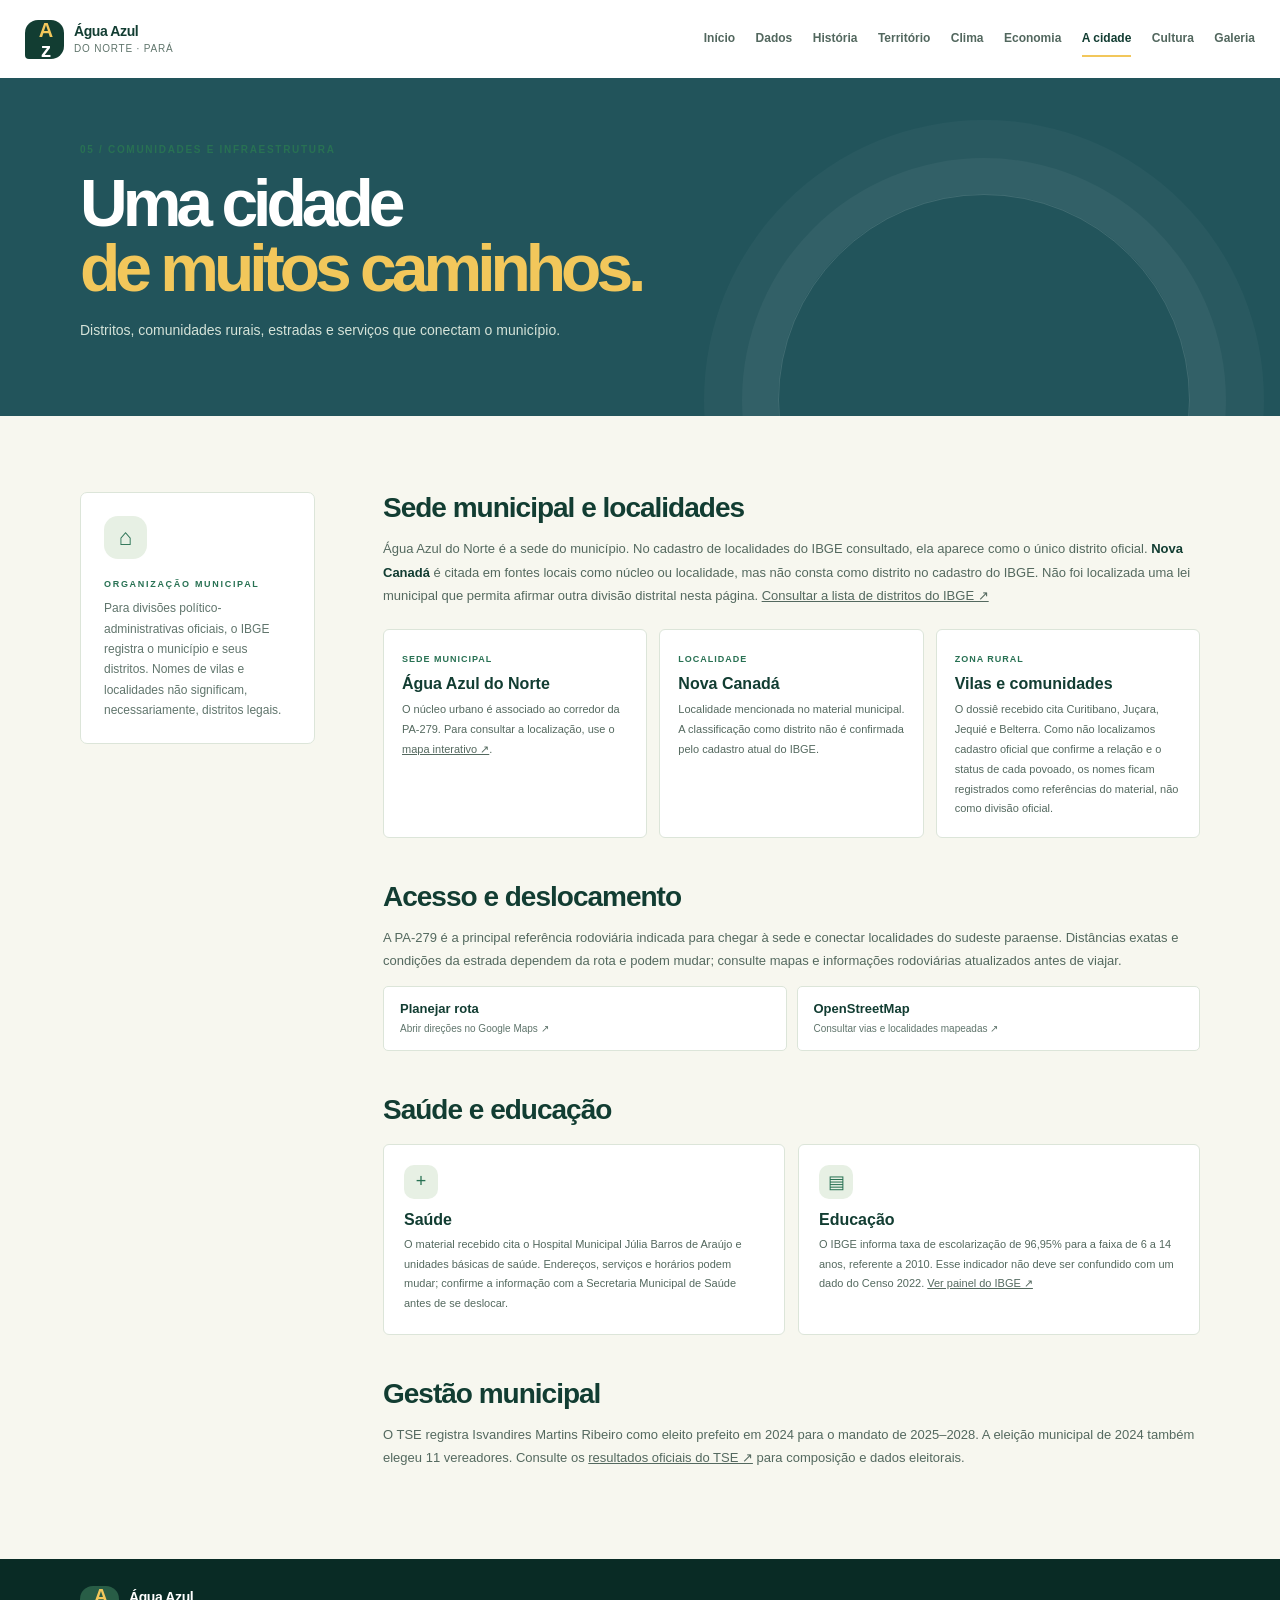
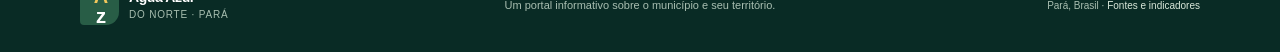
<file: cidade.html>
<!doctype html>
<html lang="pt-BR">
<head>
  <meta charset="utf-8"><meta name="viewport" content="width=device-width, initial-scale=1">
  <meta name="description" content="Distritos, rodovias, mobilidade e infraestrutura pública de Água Azul do Norte.">
  <title>A cidade | Água Azul do Norte</title><link rel="stylesheet" href="styles.css"><script src="script.js" defer></script>
</head>
<body>
  <a class="skip-link" href="#conteudo">Pular para o conteúdo</a>
  <header class="site-header"><a class="brand" href="index.html"><span class="brand-mark" aria-hidden="true">A<span>z</span></span><span class="brand-name">Água Azul <small>do Norte · Pará</small></span></a><button class="menu-toggle" type="button" aria-expanded="false" aria-controls="site-nav">Menu</button><nav class="site-nav" id="site-nav" aria-label="Navegação principal"><a href="index.html">Início</a><a href="dados.html">Dados</a><a href="historia.html">História</a><a href="territorio.html">Território</a><a href="clima.html">Clima</a><a href="economia.html">Economia</a><a class="active" aria-current="page" href="cidade.html">A cidade</a><a href="cultura.html">Cultura</a><a href="galeria.html">Galeria</a></nav></header>
  <main id="conteudo">
    <section class="page-hero page-hero-city"><div class="wrap"><p class="eyebrow">05 / Comunidades e infraestrutura</p><h1>Uma cidade<br><em>de muitos caminhos.</em></h1><p>Distritos, comunidades rurais, estradas e serviços que conectam o município.</p></div></section>
    <section class="wrap content-layout section-space"><aside class="page-aside"><span class="aside-icon">⌂</span><p class="eyebrow">Organização municipal</p><p>Para divisões político-administrativas oficiais, o IBGE registra o município e seus distritos. Nomes de vilas e localidades não significam, necessariamente, distritos legais.</p></aside>
      <div class="content-main"><h2>Sede municipal e localidades</h2><p>Água Azul do Norte é a sede do município. No cadastro de localidades do IBGE consultado, ela aparece como o único distrito oficial. <strong>Nova Canadá</strong> é citada em fontes locais como núcleo ou localidade, mas não consta como distrito no cadastro do IBGE. Não foi localizada uma lei municipal que permita afirmar outra divisão distrital nesta página. <a href="https://servicodados.ibge.gov.br/api/v1/localidades/municipios/1500347/distritos" target="_blank" rel="noreferrer">Consultar a lista de distritos do IBGE ↗</a></p>
        <div class="community-grid"><article><span class="community-tag">Sede municipal</span><h3>Água Azul do Norte</h3><p>O núcleo urbano é associado ao corredor da PA-279. Para consultar a localização, use o <a href="https://www.google.com/maps/place/%C3%81gua+Azul+do+Norte,+PA" target="_blank" rel="noreferrer">mapa interativo ↗</a>.</p></article><article><span class="community-tag">Localidade</span><h3>Nova Canadá</h3><p>Localidade mencionada no material municipal. A classificação como distrito não é confirmada pelo cadastro atual do IBGE.</p></article><article><span class="community-tag">Zona rural</span><h3>Vilas e comunidades</h3><p>O dossiê recebido cita Curitibano, Juçara, Jequié e Belterra. Como não localizamos cadastro oficial que confirme a relação e o status de cada povoado, os nomes ficam registrados como referências do material, não como divisão oficial.</p></article></div>
        <h2 class="subheading">Acesso e deslocamento</h2><p>A PA-279 é a principal referência rodoviária indicada para chegar à sede e conectar localidades do sudeste paraense. Distâncias exatas e condições da estrada dependem da rota e podem mudar; consulte mapas e informações rodoviárias atualizados antes de viajar.</p><div class="map-links"><a href="https://www.google.com/maps/dir/?api=1&destination=%C3%81gua+Azul+do+Norte%2C+PA" target="_blank" rel="noreferrer"><strong>Planejar rota</strong><span>Abrir direções no Google Maps ↗</span></a><a href="https://www.openstreetmap.org/search?query=%C3%81gua%20Azul%20do%20Norte%2C%20Par%C3%A1" target="_blank" rel="noreferrer"><strong>OpenStreetMap</strong><span>Consultar vias e localidades mapeadas ↗</span></a></div>
        <h2 class="subheading">Saúde e educação</h2><div class="service-columns"><article><span class="service-icon">+</span><h3>Saúde</h3><p>O material recebido cita o Hospital Municipal Júlia Barros de Araújo e unidades básicas de saúde. Endereços, serviços e horários podem mudar; confirme a informação com a Secretaria Municipal de Saúde antes de se deslocar.</p></article><article><span class="service-icon">▤</span><h3>Educação</h3><p>O IBGE informa taxa de escolarização de 96,95% para a faixa de 6 a 14 anos, referente a 2010. Esse indicador não deve ser confundido com um dado do Censo 2022. <a href="https://cidades.ibge.gov.br/brasil/pa/agua-azul-do-norte/panorama" target="_blank" rel="noreferrer">Ver painel do IBGE ↗</a></p></article></div>
        <h2 class="subheading">Gestão municipal</h2><p>O TSE registra Isvandires Martins Ribeiro como eleito prefeito em 2024 para o mandato de 2025–2028. A eleição municipal de 2024 também elegeu 11 vereadores. Consulte os <a href="https://resultados.tse.jus.br/oficial/app/index.html#/eleicao;e=e619;uf=pa;mu=1500347;tipo=3" target="_blank" rel="noreferrer">resultados oficiais do TSE ↗</a> para composição e dados eleitorais.</p>
      </div>
    </section>
  </main>
  <footer class="site-footer"><a class="brand brand-footer" href="index.html"><span class="brand-mark" aria-hidden="true">A<span>z</span></span><span class="brand-name">Água Azul <small>do Norte · Pará</small></span></a><p>Um portal informativo sobre o município e seu território.</p><span class="footer-line">Pará, Brasil <span aria-hidden="true">·</span> <a href="dados.html">Fontes e indicadores</a></span></footer>
</body></html>
</file>
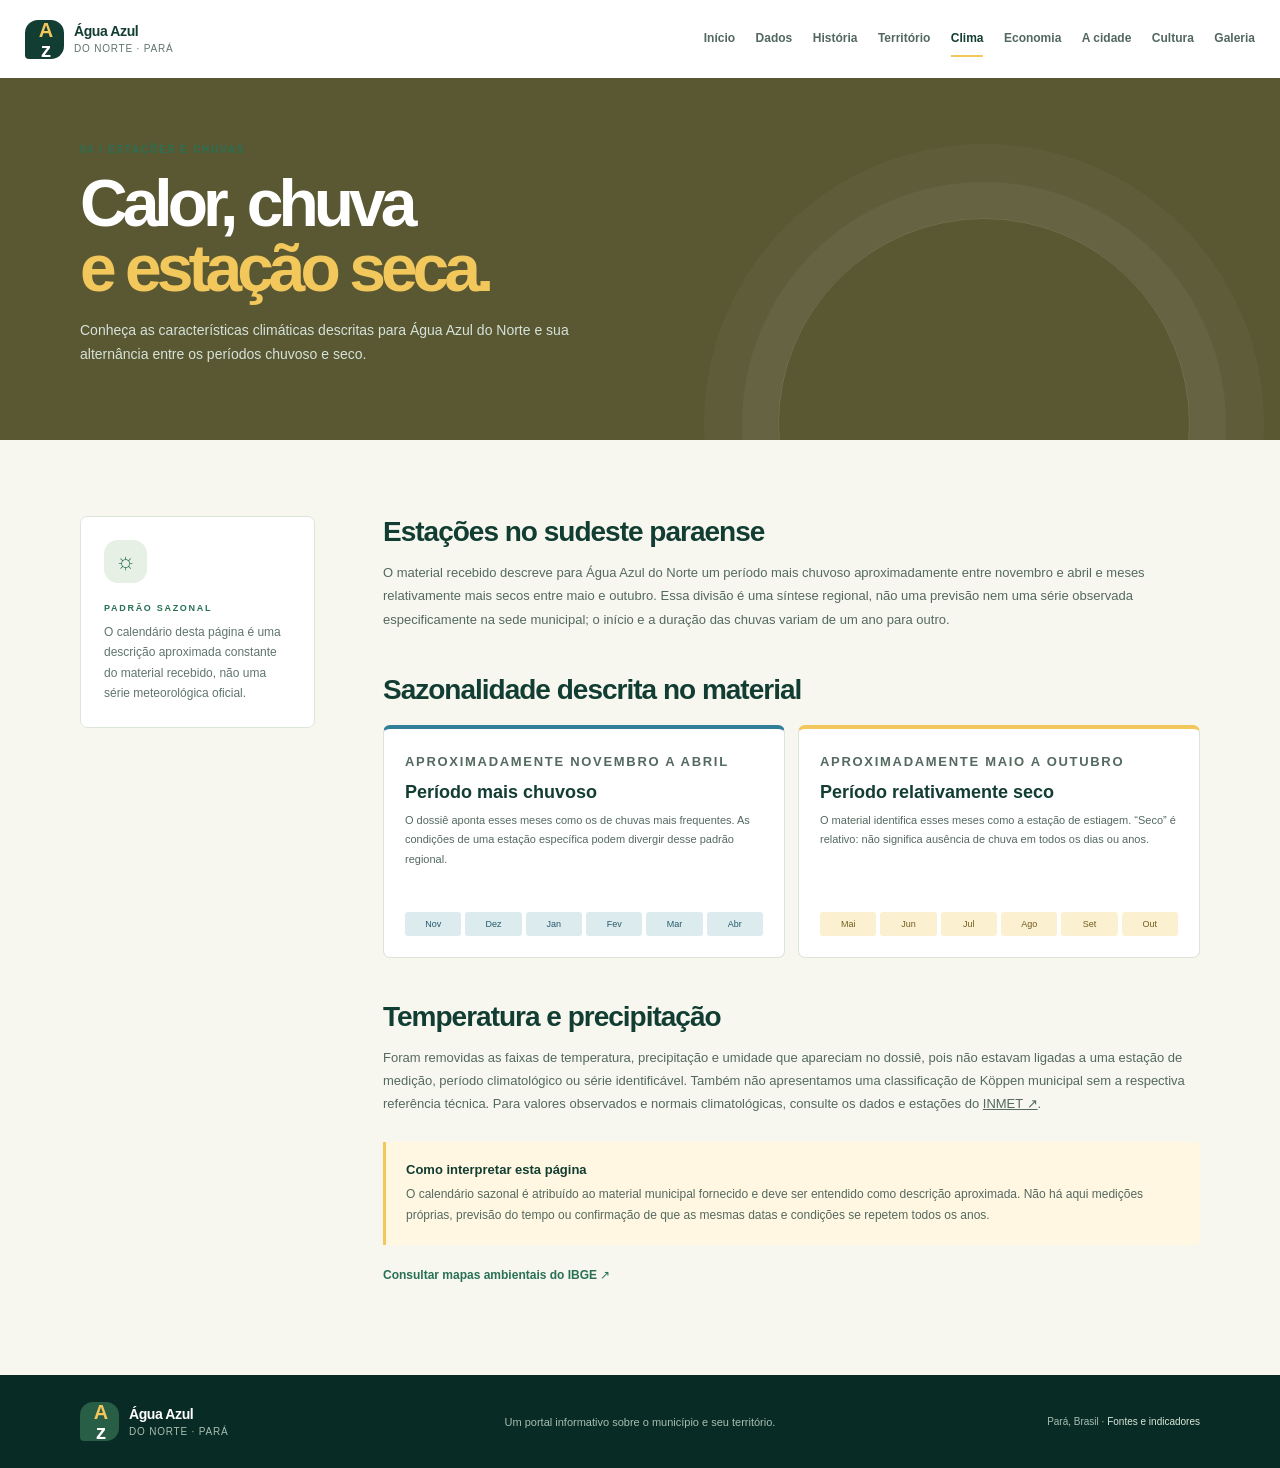
<file: clima.html>
<!doctype html>
<html lang="pt-BR">
<head>
  <meta charset="utf-8"><meta name="viewport" content="width=device-width, initial-scale=1">
  <meta name="description" content="Estações, temperaturas e regime de chuvas de Água Azul do Norte, no Pará.">
  <title>Clima | Água Azul do Norte</title><link rel="stylesheet" href="styles.css"><script src="script.js" defer></script>
</head>
<body>
  <a class="skip-link" href="#conteudo">Pular para o conteúdo</a>
  <header class="site-header"><a class="brand" href="index.html"><span class="brand-mark" aria-hidden="true">A<span>z</span></span><span class="brand-name">Água Azul <small>do Norte · Pará</small></span></a><button class="menu-toggle" type="button" aria-expanded="false" aria-controls="site-nav">Menu</button><nav class="site-nav" id="site-nav" aria-label="Navegação principal"><a href="index.html">Início</a><a href="dados.html">Dados</a><a href="historia.html">História</a><a href="territorio.html">Território</a><a class="active" aria-current="page" href="clima.html">Clima</a><a href="economia.html">Economia</a><a href="cidade.html">A cidade</a><a href="cultura.html">Cultura</a><a href="galeria.html">Galeria</a></nav></header>
  <main id="conteudo">
    <section class="page-hero page-hero-climate"><div class="wrap"><p class="eyebrow">04 / Estações e chuvas</p><h1>Calor, chuva<br><em>e estação seca.</em></h1><p>Conheça as características climáticas descritas para Água Azul do Norte e sua alternância entre os períodos chuvoso e seco.</p></div></section>
    <section class="wrap content-layout section-space"><aside class="page-aside"><span class="aside-icon">☼</span><p class="eyebrow">Padrão sazonal</p><p>O calendário desta página é uma descrição aproximada constante do material recebido, não uma série meteorológica oficial.</p></aside>
      <div class="content-main"><h2>Estações no sudeste paraense</h2><p>O material recebido descreve para Água Azul do Norte um período mais chuvoso aproximadamente entre novembro e abril e meses relativamente mais secos entre maio e outubro. Essa divisão é uma síntese regional, não uma previsão nem uma série observada especificamente na sede municipal; o início e a duração das chuvas variam de um ano para outro.</p>
        <h2 class="subheading">Sazonalidade descrita no material</h2><div class="season-grid"><article class="season-card wet"><p class="eyebrow">Aproximadamente novembro a abril</p><h3>Período mais chuvoso</h3><p>O dossiê aponta esses meses como os de chuvas mais frequentes. As condições de uma estação específica podem divergir desse padrão regional.</p><div class="month-strip" aria-label="Período chuvoso aproximado, conforme material fornecido"><span>Nov</span><span>Dez</span><span>Jan</span><span>Fev</span><span>Mar</span><span>Abr</span></div></article><article class="season-card dry"><p class="eyebrow">Aproximadamente maio a outubro</p><h3>Período relativamente seco</h3><p>O material identifica esses meses como a estação de estiagem. “Seco” é relativo: não significa ausência de chuva em todos os dias ou anos.</p><div class="month-strip" aria-label="Período relativamente seco aproximado, conforme material fornecido"><span>Mai</span><span>Jun</span><span>Jul</span><span>Ago</span><span>Set</span><span>Out</span></div></article></div>
        <h2 class="subheading">Temperatura e precipitação</h2><p>Foram removidas as faixas de temperatura, precipitação e umidade que apareciam no dossiê, pois não estavam ligadas a uma estação de medição, período climatológico ou série identificável. Também não apresentamos uma classificação de Köppen municipal sem a respectiva referência técnica. Para valores observados e normais climatológicas, consulte os dados e estações do <a href="https://portal.inmet.gov.br/" target="_blank" rel="noreferrer">INMET ↗</a>.</p>
        <div class="notice"><strong>Como interpretar esta página</strong><p>O calendário sazonal é atribuído ao material municipal fornecido e deve ser entendido como descrição aproximada. Não há aqui medições próprias, previsão do tempo ou confirmação de que as mesmas datas e condições se repetem todos os anos.</p></div>
        <p class="climate-source"><a class="text-link" href="https://bdiaweb.ibge.gov.br/" target="_blank" rel="noreferrer">Consultar mapas ambientais do IBGE ↗</a></p>
      </div>
    </section>
  </main>
  <footer class="site-footer"><a class="brand brand-footer" href="index.html"><span class="brand-mark" aria-hidden="true">A<span>z</span></span><span class="brand-name">Água Azul <small>do Norte · Pará</small></span></a><p>Um portal informativo sobre o município e seu território.</p><span class="footer-line">Pará, Brasil <span aria-hidden="true">·</span> <a href="dados.html">Fontes e indicadores</a></span></footer>
</body></html>
</file>
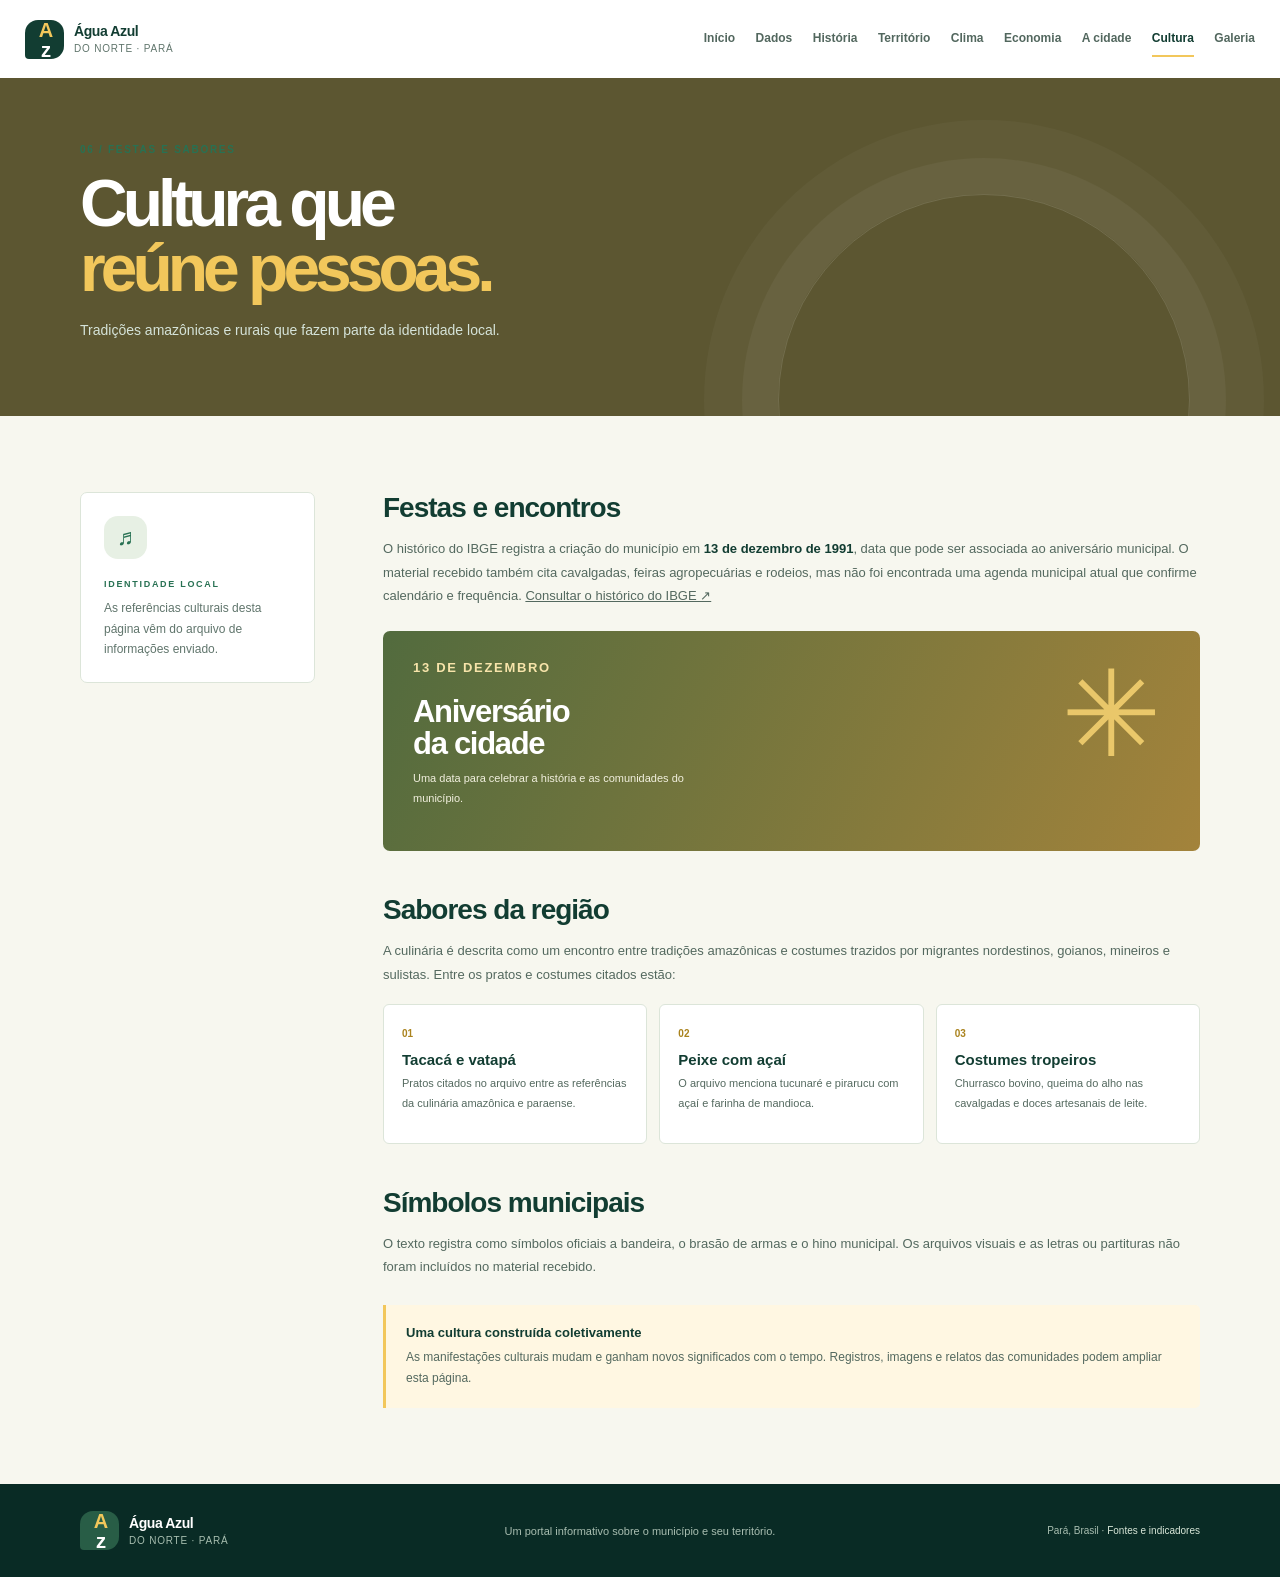
<file: cultura.html>
<!doctype html>
<html lang="pt-BR">
<head>
  <meta charset="utf-8"><meta name="viewport" content="width=device-width, initial-scale=1">
  <meta name="description" content="Festas, gastronomia e símbolos de Água Azul do Norte.">
  <title>Cultura | Água Azul do Norte</title><link rel="stylesheet" href="styles.css"><script src="script.js" defer></script>
</head>
<body>
  <a class="skip-link" href="#conteudo">Pular para o conteúdo</a>
  <header class="site-header"><a class="brand" href="index.html"><span class="brand-mark" aria-hidden="true">A<span>z</span></span><span class="brand-name">Água Azul <small>do Norte · Pará</small></span></a><button class="menu-toggle" type="button" aria-expanded="false" aria-controls="site-nav">Menu</button><nav class="site-nav" id="site-nav" aria-label="Navegação principal"><a href="index.html">Início</a><a href="dados.html">Dados</a><a href="historia.html">História</a><a href="territorio.html">Território</a><a href="clima.html">Clima</a><a href="economia.html">Economia</a><a href="cidade.html">A cidade</a><a class="active" aria-current="page" href="cultura.html">Cultura</a><a href="galeria.html">Galeria</a></nav></header>
  <main id="conteudo">
    <section class="page-hero page-hero-culture"><div class="wrap"><p class="eyebrow">06 / Festas e sabores</p><h1>Cultura que<br><em>reúne pessoas.</em></h1><p>Tradições amazônicas e rurais que fazem parte da identidade local.</p></div></section>
    <section class="wrap content-layout section-space"><aside class="page-aside"><span class="aside-icon">♬</span><p class="eyebrow">Identidade local</p><p>As referências culturais desta página vêm do arquivo de informações enviado.</p></aside>
      <div class="content-main"><h2>Festas e encontros</h2><p>O histórico do IBGE registra a criação do município em <strong>13 de dezembro de 1991</strong>, data que pode ser associada ao aniversário municipal. O material recebido também cita cavalgadas, feiras agropecuárias e rodeios, mas não foi encontrada uma agenda municipal atual que confirme calendário e frequência. <a href="https://cidades.ibge.gov.br/brasil/pa/agua-azul-do-norte/historico" target="_blank" rel="noreferrer">Consultar o histórico do IBGE ↗</a></p>
        <div class="culture-banner"><span class="culture-sun">✳</span><p class="eyebrow">13 de dezembro</p><h3>Aniversário<br>da cidade</h3><p>Uma data para celebrar a história e as comunidades do município.</p></div>
        <h2 class="subheading">Sabores da região</h2><p>A culinária é descrita como um encontro entre tradições amazônicas e costumes trazidos por migrantes nordestinos, goianos, mineiros e sulistas. Entre os pratos e costumes citados estão:</p>
        <div class="food-grid"><article><span>01</span><h3>Tacacá e vatapá</h3><p>Pratos citados no arquivo entre as referências da culinária amazônica e paraense.</p></article><article><span>02</span><h3>Peixe com açaí</h3><p>O arquivo menciona tucunaré e pirarucu com açaí e farinha de mandioca.</p></article><article><span>03</span><h3>Costumes tropeiros</h3><p>Churrasco bovino, queima do alho nas cavalgadas e doces artesanais de leite.</p></article></div>
        <h2 class="subheading">Símbolos municipais</h2><p>O texto registra como símbolos oficiais a bandeira, o brasão de armas e o hino municipal. Os arquivos visuais e as letras ou partituras não foram incluídos no material recebido.</p>
        <div class="notice"><strong>Uma cultura construída coletivamente</strong><p>As manifestações culturais mudam e ganham novos significados com o tempo. Registros, imagens e relatos das comunidades podem ampliar esta página.</p></div>
      </div>
    </section>
  </main>
  <footer class="site-footer"><a class="brand brand-footer" href="index.html"><span class="brand-mark" aria-hidden="true">A<span>z</span></span><span class="brand-name">Água Azul <small>do Norte · Pará</small></span></a><p>Um portal informativo sobre o município e seu território.</p><span class="footer-line">Pará, Brasil <span aria-hidden="true">·</span> <a href="dados.html">Fontes e indicadores</a></span></footer>
</body></html>
</file>
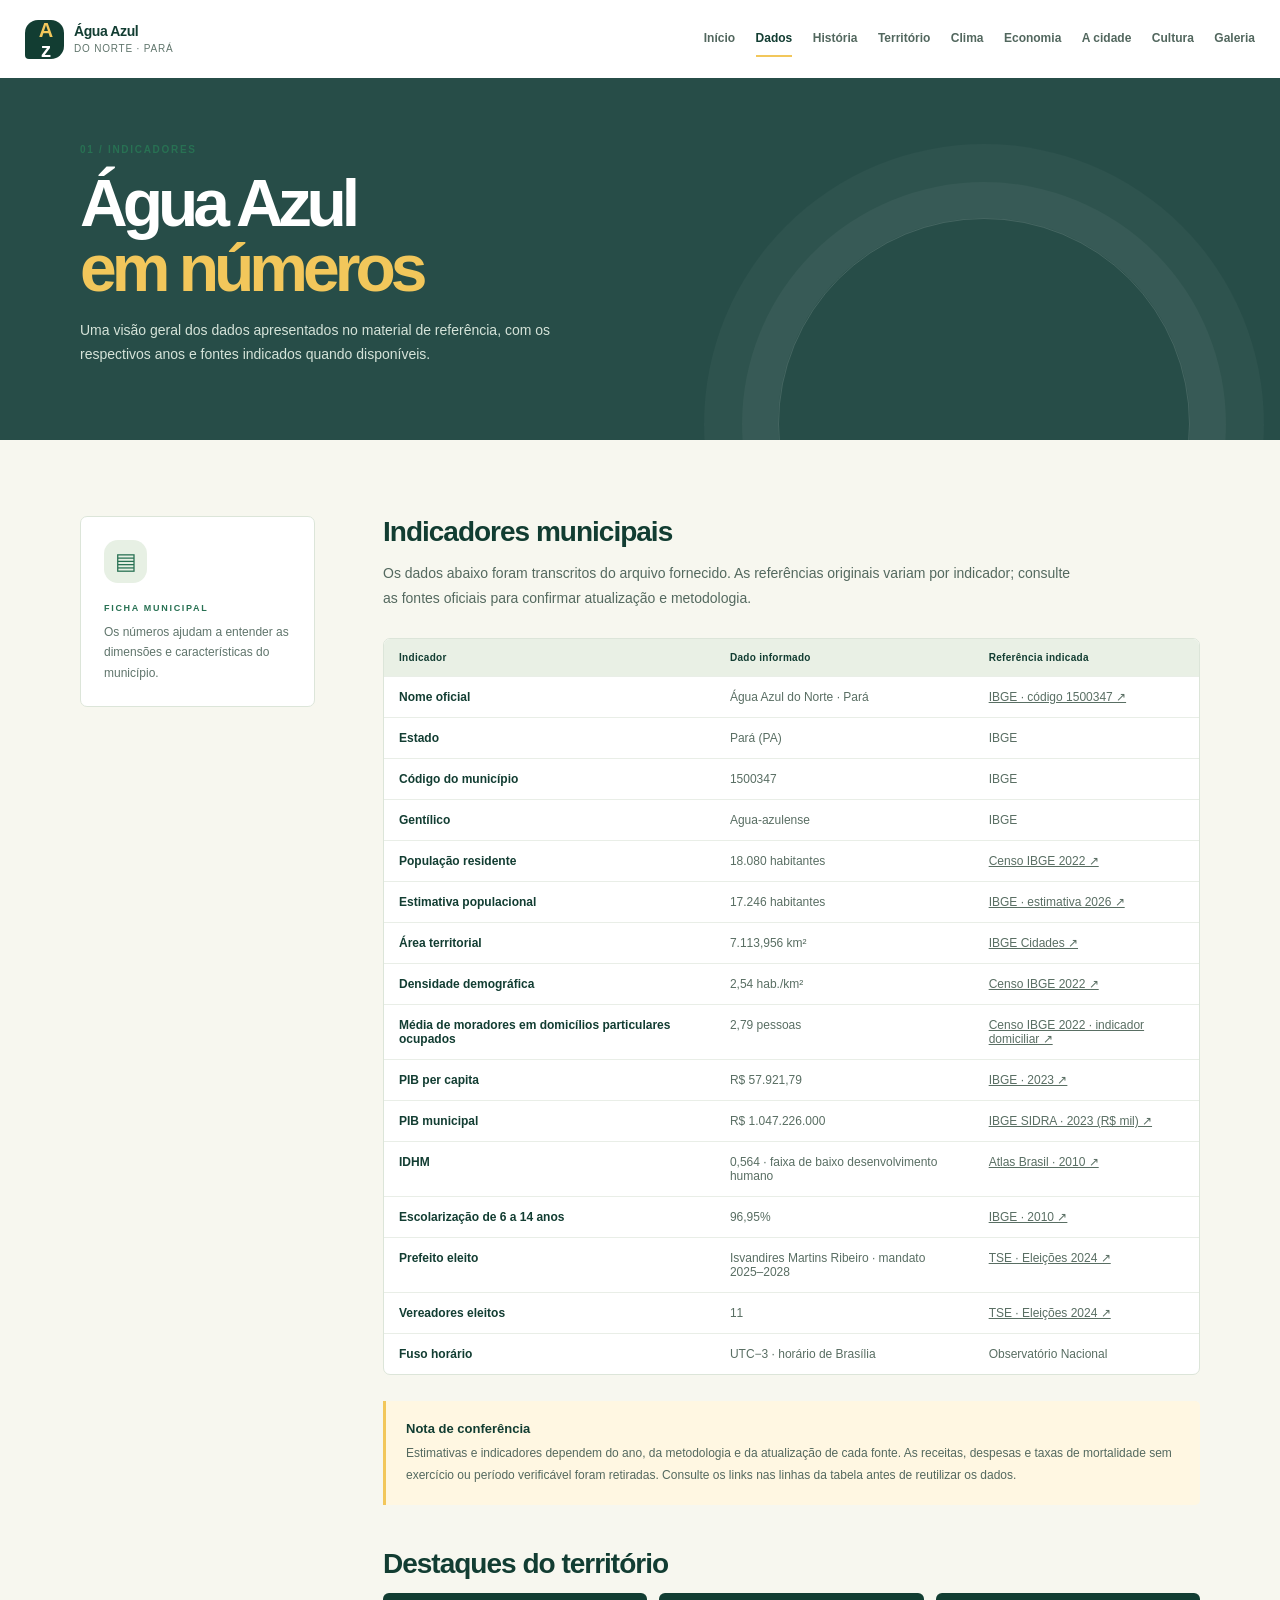
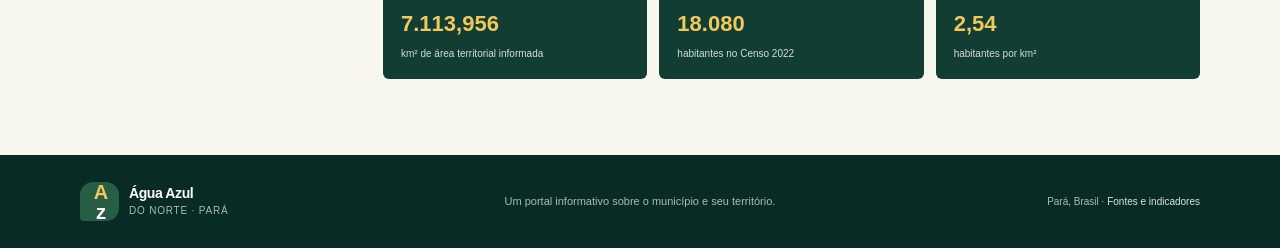
<file: dados.html>
<!doctype html>
<html lang="pt-BR">
<head>
  <meta charset="utf-8"><meta name="viewport" content="width=device-width, initial-scale=1">
  <meta name="description" content="Indicadores demográficos, geográficos, econômicos e sociais de Água Azul do Norte.">
  <title>Dados do município | Água Azul do Norte</title><link rel="stylesheet" href="styles.css"><script src="script.js" defer></script>
</head>
<body>
  <a class="skip-link" href="#conteudo">Pular para o conteúdo</a>
  <header class="site-header"><a class="brand" href="index.html"><span class="brand-mark" aria-hidden="true">A<span>z</span></span><span class="brand-name">Água Azul <small>do Norte · Pará</small></span></a><button class="menu-toggle" type="button" aria-expanded="false" aria-controls="site-nav">Menu</button><nav class="site-nav" id="site-nav" aria-label="Navegação principal"><a href="index.html">Início</a><a class="active" aria-current="page" href="dados.html">Dados</a><a href="historia.html">História</a><a href="territorio.html">Território</a><a href="clima.html">Clima</a><a href="economia.html">Economia</a><a href="cidade.html">A cidade</a><a href="cultura.html">Cultura</a><a href="galeria.html">Galeria</a></nav></header>
  <main id="conteudo">
    <section class="page-hero page-hero-data"><div class="wrap"><p class="eyebrow">01 / Indicadores</p><h1>Água Azul<br><em>em números</em></h1><p>Uma visão geral dos dados apresentados no material de referência, com os respectivos anos e fontes indicados quando disponíveis.</p></div></section>
    <section class="wrap content-layout section-space"><aside class="page-aside"><span class="aside-icon">▤</span><p class="eyebrow">Ficha municipal</p><p>Os números ajudam a entender as dimensões e características do município.</p></aside>
      <div class="content-main"><h2>Indicadores municipais</h2><p class="lead">Os dados abaixo foram transcritos do arquivo fornecido. As referências originais variam por indicador; consulte as fontes oficiais para confirmar atualização e metodologia.</p>
        <div class="table-wrap"><table><thead><tr><th scope="col">Indicador</th><th scope="col">Dado informado</th><th scope="col">Referência indicada</th></tr></thead><tbody>
          <tr><th scope="row">Nome oficial</th><td>Água Azul do Norte · Pará</td><td><a href="https://servicodados.ibge.gov.br/api/v1/localidades/municipios/1500347" target="_blank" rel="noreferrer">IBGE · código 1500347 ↗</a></td></tr>
          <tr><th scope="row">Estado</th><td>Pará (PA)</td><td>IBGE</td></tr>
          <tr><th scope="row">Código do município</th><td>1500347</td><td>IBGE</td></tr>
          <tr><th scope="row">Gentílico</th><td>Agua-azulense</td><td>IBGE</td></tr>
          <tr><th scope="row">População residente</th><td>18.080 habitantes</td><td><a href="https://servicodados.ibge.gov.br/api/v3/agregados/4709/periodos/2022/variaveis/93?localidades=N6%5B1500347%5D" target="_blank" rel="noreferrer">Censo IBGE 2022 ↗</a></td></tr>
          <tr><th scope="row">Estimativa populacional</th><td>17.246 habitantes</td><td><a href="https://servicodados.ibge.gov.br/api/v3/agregados/6579/periodos/2026/variaveis/9324?localidades=N6%5B1500347%5D" target="_blank" rel="noreferrer">IBGE · estimativa 2026 ↗</a></td></tr>
          <tr><th scope="row">Área territorial</th><td>7.113,956 km²</td><td><a href="https://cidades.ibge.gov.br/brasil/pa/agua-azul-do-norte/panorama" target="_blank" rel="noreferrer">IBGE Cidades ↗</a></td></tr>
          <tr><th scope="row">Densidade demográfica</th><td>2,54 hab./km²</td><td><a href="https://cidades.ibge.gov.br/brasil/pa/agua-azul-do-norte/panorama" target="_blank" rel="noreferrer">Censo IBGE 2022 ↗</a></td></tr>
          <tr><th scope="row">Média de moradores em domicílios particulares ocupados</th><td>2,79 pessoas</td><td><a href="https://cidades.ibge.gov.br/brasil/pa/agua-azul-do-norte/panorama" target="_blank" rel="noreferrer">Censo IBGE 2022 · indicador domiciliar ↗</a></td></tr>
          <tr><th scope="row">PIB per capita</th><td>R$ 57.921,79</td><td><a href="https://cidades.ibge.gov.br/brasil/pa/agua-azul-do-norte/panorama" target="_blank" rel="noreferrer">IBGE · 2023 ↗</a></td></tr>
          <tr><th scope="row">PIB municipal</th><td>R$ 1.047.226.000</td><td><a href="https://api.sidra.ibge.gov.br/values/t/5938/n6/1500347/v/37/p/2023" target="_blank" rel="noreferrer">IBGE SIDRA · 2023 (R$ mil) ↗</a></td></tr>
          <tr><th scope="row">IDHM</th><td>0,564 · faixa de baixo desenvolvimento humano</td><td><a href="https://www.atlasbrasil.org.br/perfil/municipio/1500347" target="_blank" rel="noreferrer">Atlas Brasil · 2010 ↗</a></td></tr>
          <tr><th scope="row">Escolarização de 6 a 14 anos</th><td>96,95%</td><td><a href="https://cidades.ibge.gov.br/brasil/pa/agua-azul-do-norte/panorama" target="_blank" rel="noreferrer">IBGE · 2010 ↗</a></td></tr>
          <tr><th scope="row">Prefeito eleito</th><td>Isvandires Martins Ribeiro · mandato 2025–2028</td><td><a href="https://resultados.tse.jus.br/oficial/app/index.html#/eleicao;e=e619;uf=pa;mu=1500347;tipo=3" target="_blank" rel="noreferrer">TSE · Eleições 2024 ↗</a></td></tr>
          <tr><th scope="row">Vereadores eleitos</th><td>11</td><td><a href="https://resultados.tse.jus.br/oficial/app/index.html#/eleicao;e=e619;uf=pa;mu=1500347;tipo=3" target="_blank" rel="noreferrer">TSE · Eleições 2024 ↗</a></td></tr>
          <tr><th scope="row">Fuso horário</th><td>UTC−3 · horário de Brasília</td><td>Observatório Nacional</td></tr>
        </tbody></table></div>
        <div class="notice"><strong>Nota de conferência</strong><p>Estimativas e indicadores dependem do ano, da metodologia e da atualização de cada fonte. As receitas, despesas e taxas de mortalidade sem exercício ou período verificável foram retiradas. Consulte os links nas linhas da tabela antes de reutilizar os dados.</p></div>
        <h2 class="subheading">Destaques do território</h2><div class="stat-row"><div class="stat-card"><strong>7.113,956</strong><span>km² de área territorial informada</span></div><div class="stat-card"><strong>18.080</strong><span>habitantes no Censo 2022</span></div><div class="stat-card"><strong>2,54</strong><span>habitantes por km²</span></div></div>
      </div>
    </section>
  </main>
  <footer class="site-footer"><a class="brand brand-footer" href="index.html"><span class="brand-mark" aria-hidden="true">A<span>z</span></span><span class="brand-name">Água Azul <small>do Norte · Pará</small></span></a><p>Um portal informativo sobre o município e seu território.</p><span class="footer-line">Pará, Brasil <span aria-hidden="true">·</span> <a href="dados.html">Fontes e indicadores</a></span></footer>
</body></html>
</file>
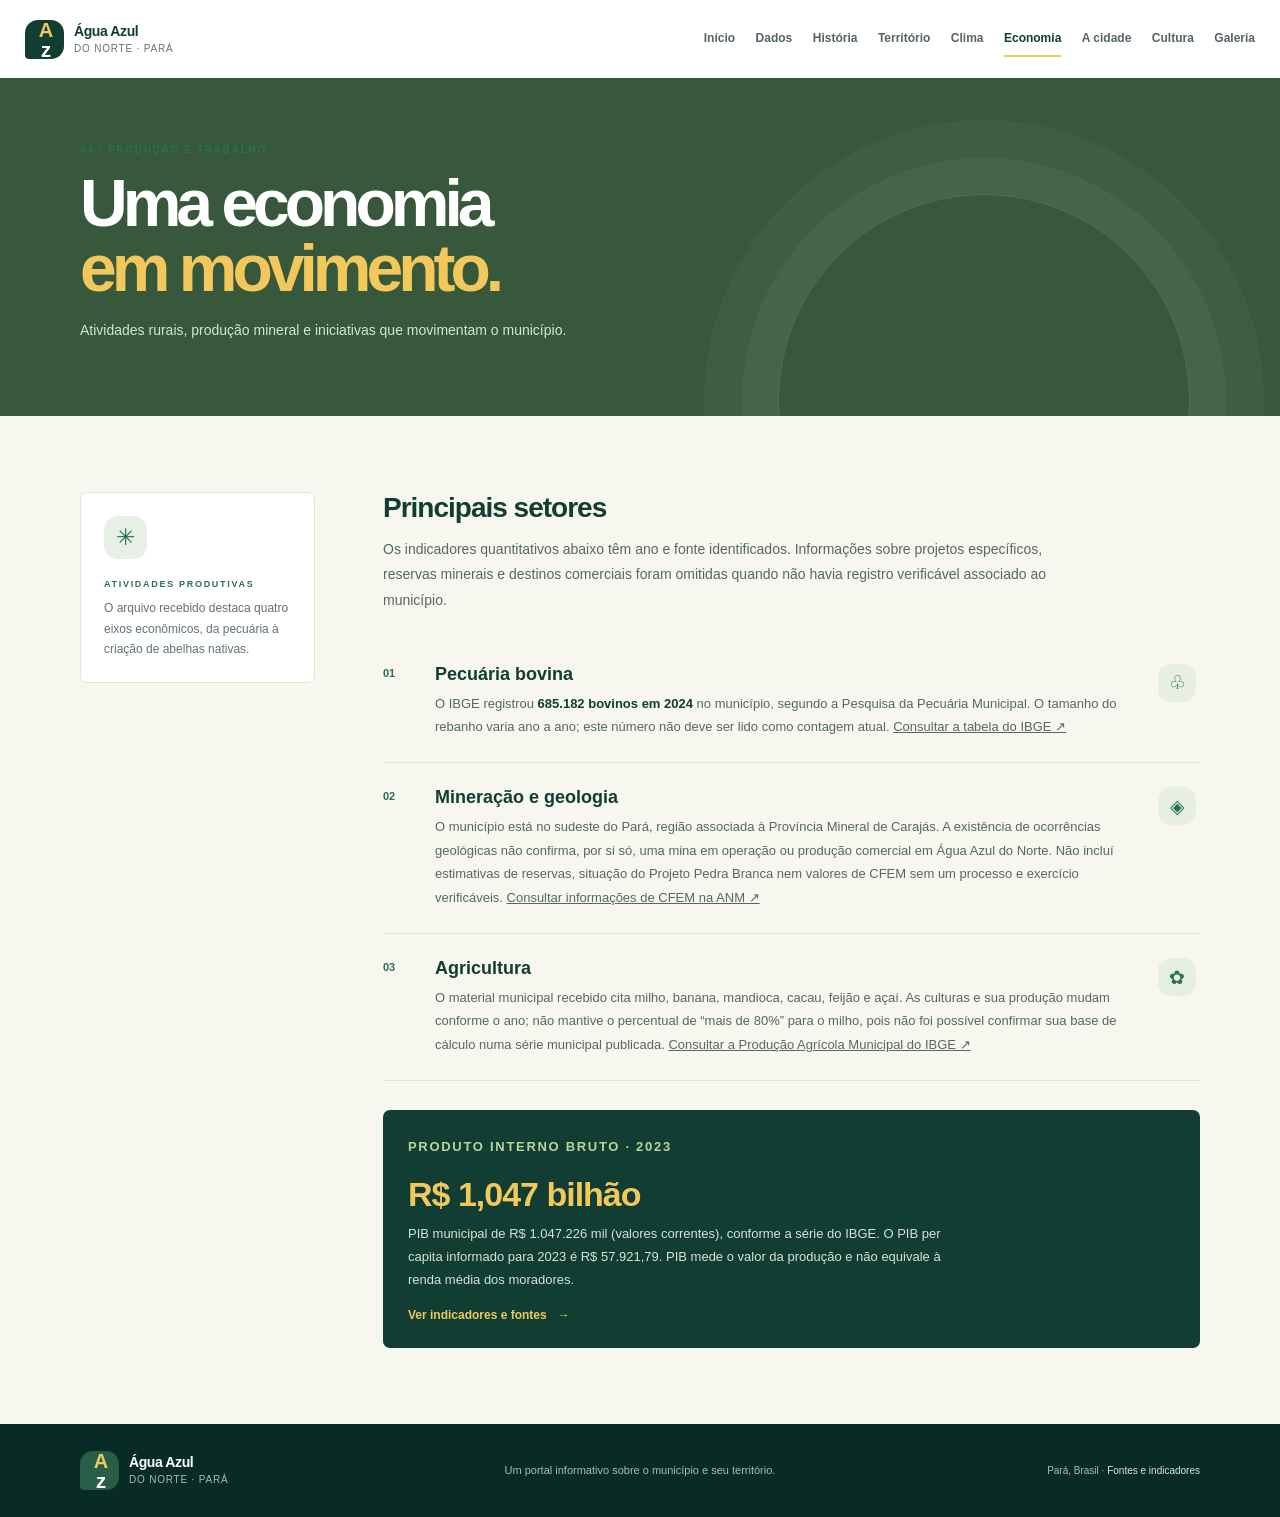
<file: economia.html>
<!doctype html>
<html lang="pt-BR">
<head>
  <meta charset="utf-8"><meta name="viewport" content="width=device-width, initial-scale=1">
  <meta name="description" content="Conheça os principais setores produtivos de Água Azul do Norte.">
  <title>Economia | Água Azul do Norte</title><link rel="stylesheet" href="styles.css"><script src="script.js" defer></script>
</head>
<body>
  <a class="skip-link" href="#conteudo">Pular para o conteúdo</a>
  <header class="site-header"><a class="brand" href="index.html"><span class="brand-mark" aria-hidden="true">A<span>z</span></span><span class="brand-name">Água Azul <small>do Norte · Pará</small></span></a><button class="menu-toggle" type="button" aria-expanded="false" aria-controls="site-nav">Menu</button><nav class="site-nav" id="site-nav" aria-label="Navegação principal"><a href="index.html">Início</a><a href="dados.html">Dados</a><a href="historia.html">História</a><a href="territorio.html">Território</a><a href="clima.html">Clima</a><a class="active" aria-current="page" href="economia.html">Economia</a><a href="cidade.html">A cidade</a><a href="cultura.html">Cultura</a><a href="galeria.html">Galeria</a></nav></header>
  <main id="conteudo">
    <section class="page-hero page-hero-economy"><div class="wrap"><p class="eyebrow">04 / Produção e trabalho</p><h1>Uma economia<br><em>em movimento.</em></h1><p>Atividades rurais, produção mineral e iniciativas que movimentam o município.</p></div></section>
    <section class="wrap content-layout section-space"><aside class="page-aside"><span class="aside-icon">✳</span><p class="eyebrow">Atividades produtivas</p><p>O arquivo recebido destaca quatro eixos econômicos, da pecuária à criação de abelhas nativas.</p></aside>
      <div class="content-main"><h2>Principais setores</h2><p class="lead">Os indicadores quantitativos abaixo têm ano e fonte identificados. Informações sobre projetos específicos, reservas minerais e destinos comerciais foram omitidas quando não havia registro verificável associado ao município.</p>
        <article class="economy-item"><span class="economy-index">01</span><div><h3>Pecuária bovina</h3><p>O IBGE registrou <strong>685.182 bovinos em 2024</strong> no município, segundo a Pesquisa da Pecuária Municipal. O tamanho do rebanho varia ano a ano; este número não deve ser lido como contagem atual. <a href="https://api.sidra.ibge.gov.br/values/t/3939/n6/1500347/v/105/p/2024/c79/2670" target="_blank" rel="noreferrer">Consultar a tabela do IBGE ↗</a></p></div><span class="economy-symbol">♧</span></article>
        <article class="economy-item"><span class="economy-index">02</span><div><h3>Mineração e geologia</h3><p>O município está no sudeste do Pará, região associada à Província Mineral de Carajás. A existência de ocorrências geológicas não confirma, por si só, uma mina em operação ou produção comercial em Água Azul do Norte. Não incluí estimativas de reservas, situação do Projeto Pedra Branca nem valores de CFEM sem um processo e exercício verificáveis. <a href="https://www.gov.br/anm/pt-br/assuntos/arrecadacao/cfem" target="_blank" rel="noreferrer">Consultar informações de CFEM na ANM ↗</a></p></div><span class="economy-symbol">◈</span></article>
        <article class="economy-item"><span class="economy-index">03</span><div><h3>Agricultura</h3><p>O material municipal recebido cita milho, banana, mandioca, cacau, feijão e açaí. As culturas e sua produção mudam conforme o ano; não mantive o percentual de “mais de 80%” para o milho, pois não foi possível confirmar sua base de cálculo numa série municipal publicada. <a href="https://sidra.ibge.gov.br/tabela/1612" target="_blank" rel="noreferrer">Consultar a Produção Agrícola Municipal do IBGE ↗</a></p></div><span class="economy-symbol">✿</span></article>
        <div class="economy-highlight"><p class="eyebrow">Produto Interno Bruto · 2023</p><strong>R$ 1,047 bilhão</strong><p>PIB municipal de R$ 1.047.226 mil (valores correntes), conforme a série do IBGE. O PIB per capita informado para 2023 é R$ 57.921,79. PIB mede o valor da produção e não equivale à renda média dos moradores.</p><a class="text-link" href="dados.html">Ver indicadores e fontes <span aria-hidden="true">→</span></a></div>
      </div>
    </section>
  </main>
  <footer class="site-footer"><a class="brand brand-footer" href="index.html"><span class="brand-mark" aria-hidden="true">A<span>z</span></span><span class="brand-name">Água Azul <small>do Norte · Pará</small></span></a><p>Um portal informativo sobre o município e seu território.</p><span class="footer-line">Pará, Brasil <span aria-hidden="true">·</span> <a href="dados.html">Fontes e indicadores</a></span></footer>
</body></html>
</file>
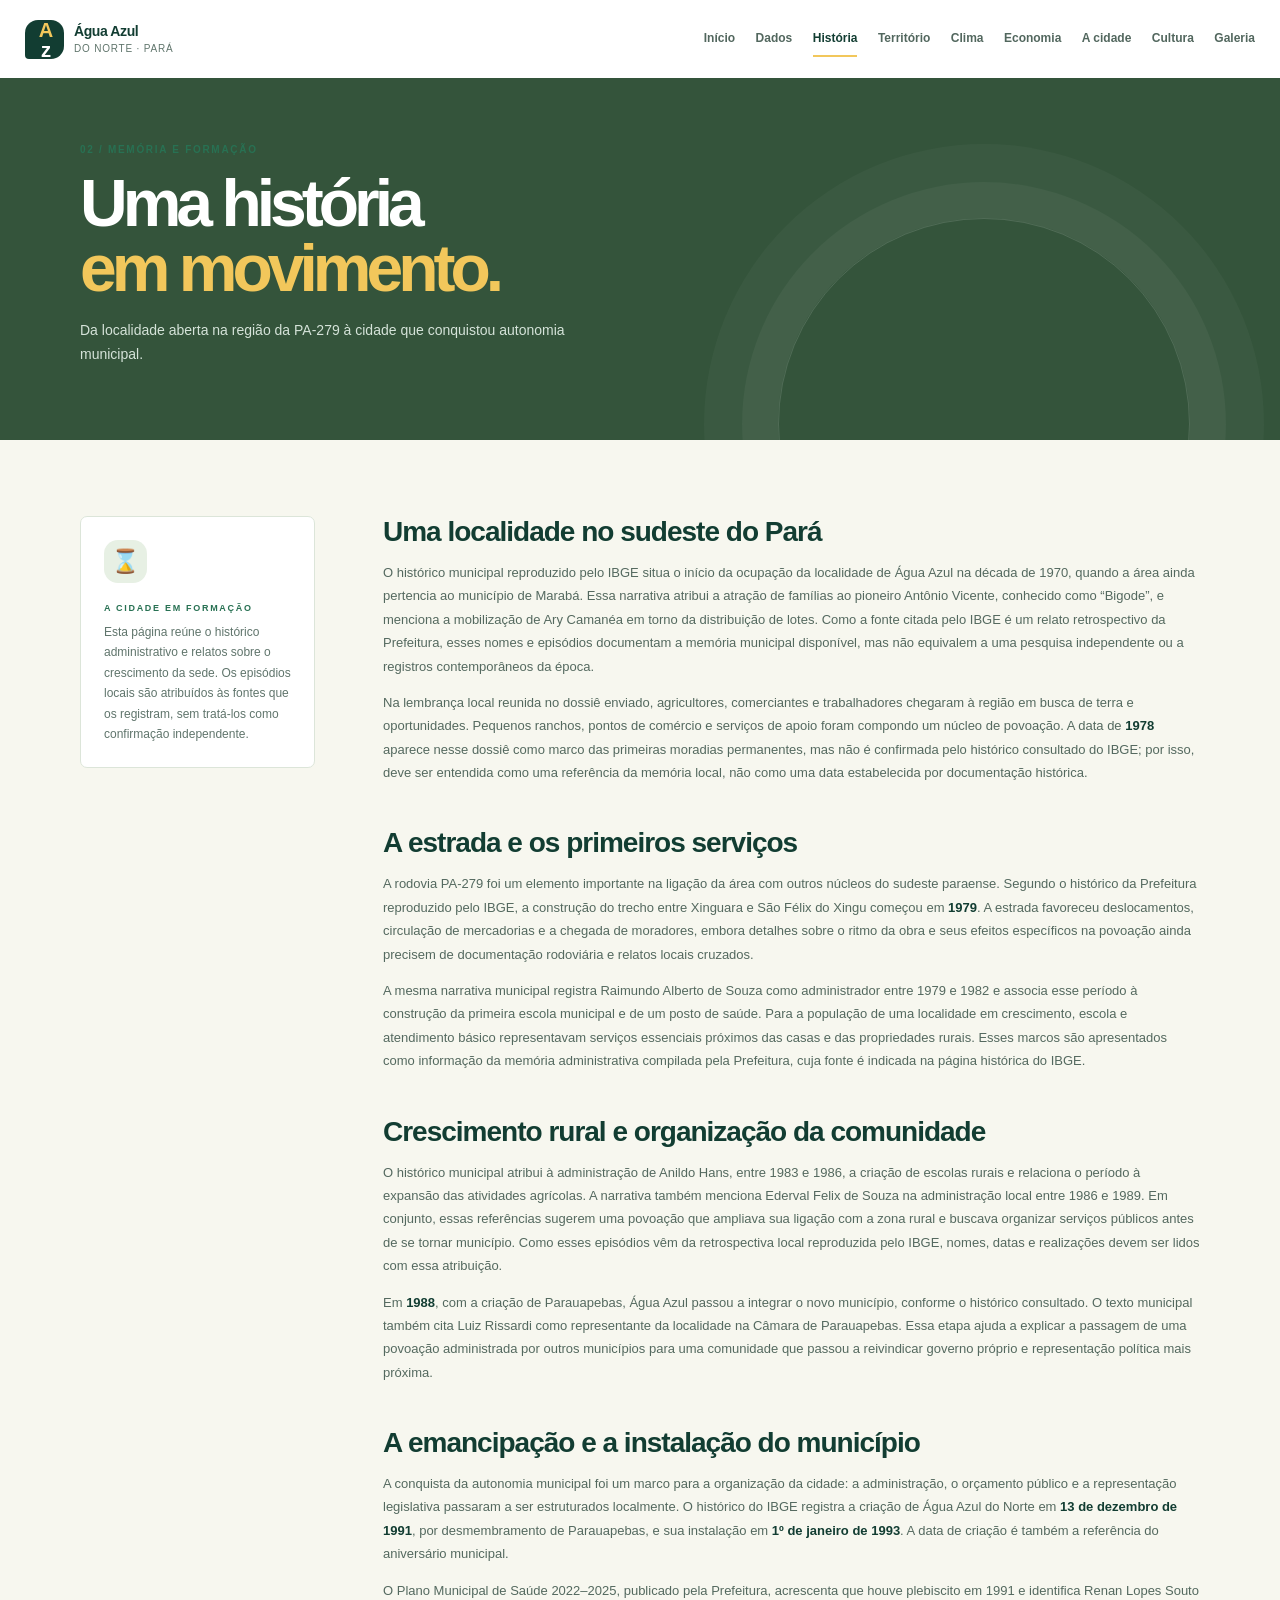
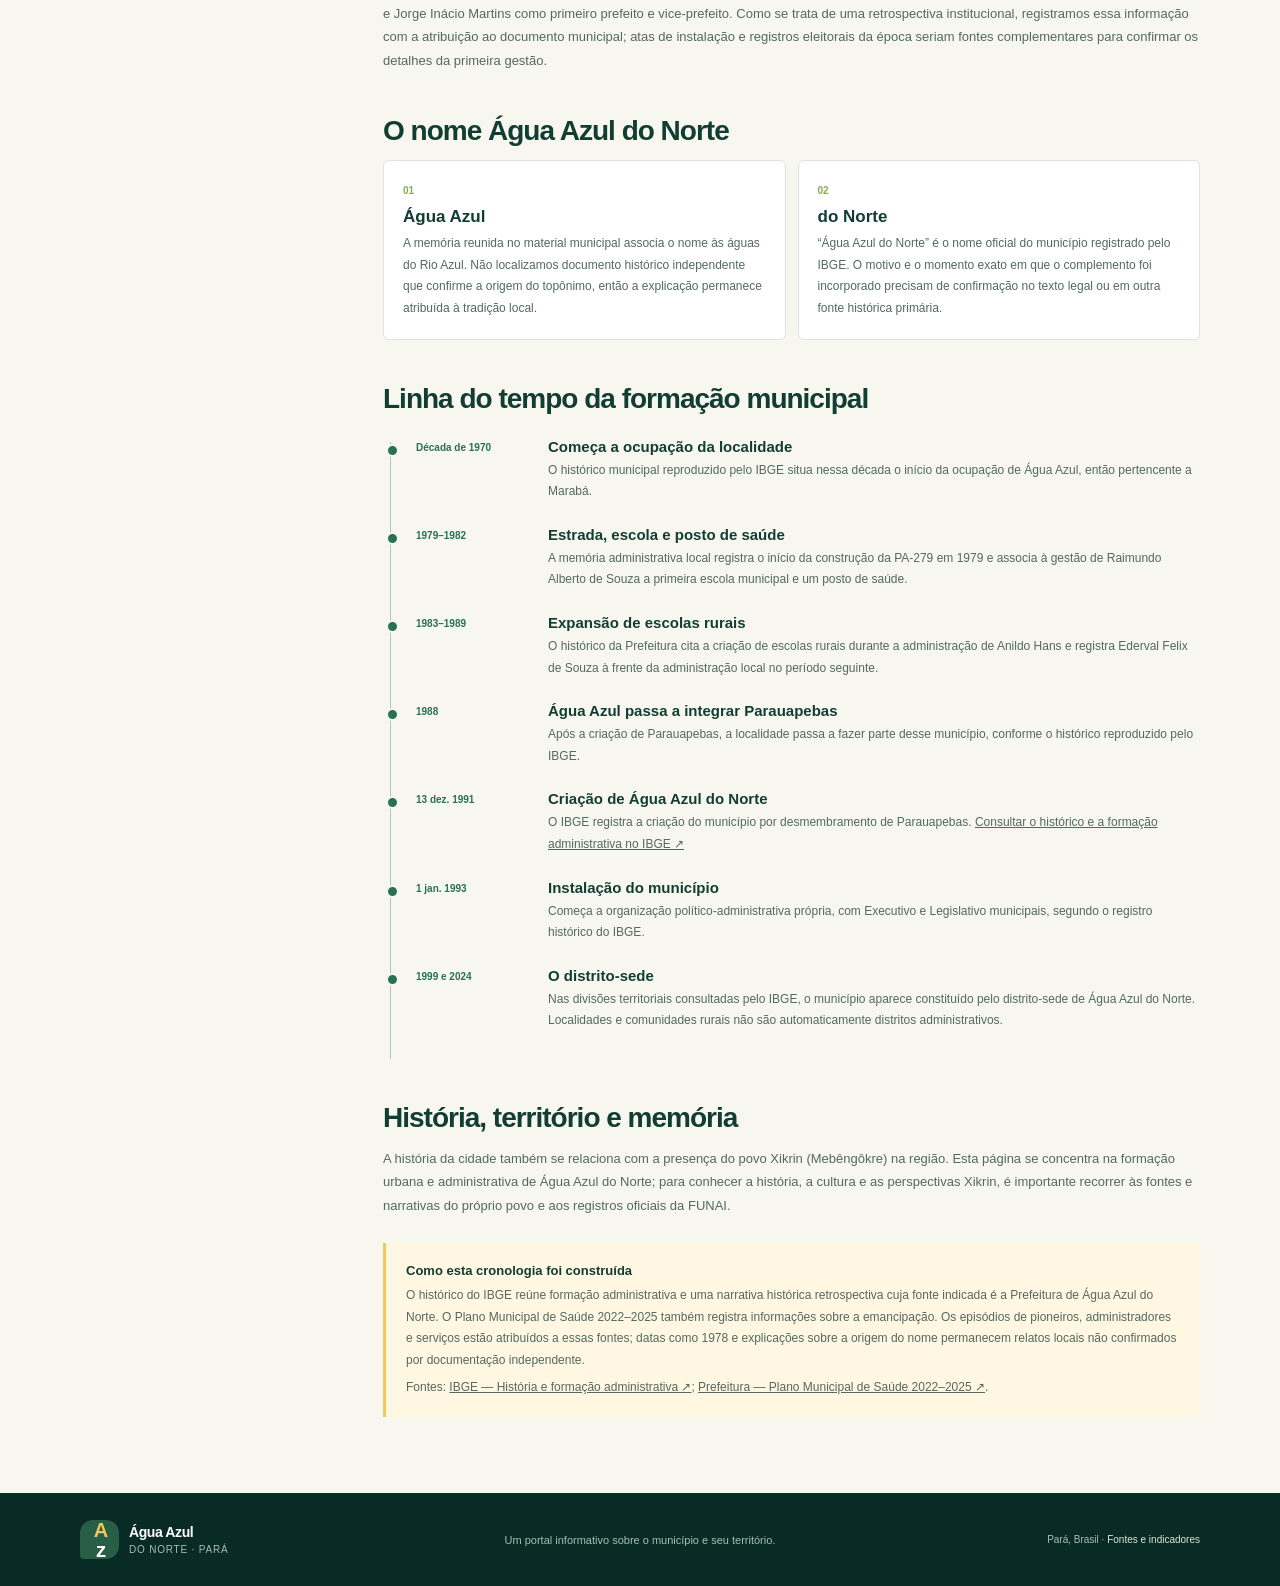
<file: historia.html>
<!doctype html>
<html lang="pt-BR">
<head>
  <meta charset="utf-8"><meta name="viewport" content="width=device-width, initial-scale=1">
  <meta name="description" content="História da formação da sede, da PA-279 e da emancipação de Água Azul do Norte, no Pará.">
  <title>História | Água Azul do Norte</title><link rel="stylesheet" href="styles.css"><script src="script.js" defer></script>
</head>
<body>
  <a class="skip-link" href="#conteudo">Pular para o conteúdo</a>
  <header class="site-header"><a class="brand" href="index.html"><span class="brand-mark" aria-hidden="true">A<span>z</span></span><span class="brand-name">Água Azul <small>do Norte · Pará</small></span></a><button class="menu-toggle" type="button" aria-expanded="false" aria-controls="site-nav">Menu</button><nav class="site-nav" id="site-nav" aria-label="Navegação principal"><a href="index.html">Início</a><a href="dados.html">Dados</a><a class="active" aria-current="page" href="historia.html">História</a><a href="territorio.html">Território</a><a href="clima.html">Clima</a><a href="economia.html">Economia</a><a href="cidade.html">A cidade</a><a href="cultura.html">Cultura</a><a href="galeria.html">Galeria</a></nav></header>
  <main id="conteudo">
    <section class="page-hero page-hero-history"><div class="wrap"><p class="eyebrow">02 / Memória e formação</p><h1>Uma história<br><em>em movimento.</em></h1><p>Da localidade aberta na região da PA-279 à cidade que conquistou autonomia municipal.</p></div></section>
    <section class="wrap content-layout section-space"><aside class="page-aside"><span class="aside-icon">⌛</span><p class="eyebrow">A cidade em formação</p><p>Esta página reúne o histórico administrativo e relatos sobre o crescimento da sede. Os episódios locais são atribuídos às fontes que os registram, sem tratá-los como confirmação independente.</p></aside>
      <div class="content-main"><h2>Uma localidade no sudeste do Pará</h2><p>O histórico municipal reproduzido pelo IBGE situa o início da ocupação da localidade de Água Azul na década de 1970, quando a área ainda pertencia ao município de Marabá. Essa narrativa atribui a atração de famílias ao pioneiro Antônio Vicente, conhecido como “Bigode”, e menciona a mobilização de Ary Camanéa em torno da distribuição de lotes. Como a fonte citada pelo IBGE é um relato retrospectivo da Prefeitura, esses nomes e episódios documentam a memória municipal disponível, mas não equivalem a uma pesquisa independente ou a registros contemporâneos da época.</p><p>Na lembrança local reunida no dossiê enviado, agricultores, comerciantes e trabalhadores chegaram à região em busca de terra e oportunidades. Pequenos ranchos, pontos de comércio e serviços de apoio foram compondo um núcleo de povoação. A data de <strong>1978</strong> aparece nesse dossiê como marco das primeiras moradias permanentes, mas não é confirmada pelo histórico consultado do IBGE; por isso, deve ser entendida como uma referência da memória local, não como uma data estabelecida por documentação histórica.</p>
        <h2 class="subheading">A estrada e os primeiros serviços</h2><p>A rodovia PA-279 foi um elemento importante na ligação da área com outros núcleos do sudeste paraense. Segundo o histórico da Prefeitura reproduzido pelo IBGE, a construção do trecho entre Xinguara e São Félix do Xingu começou em <strong>1979</strong>. A estrada favoreceu deslocamentos, circulação de mercadorias e a chegada de moradores, embora detalhes sobre o ritmo da obra e seus efeitos específicos na povoação ainda precisem de documentação rodoviária e relatos locais cruzados.</p><p>A mesma narrativa municipal registra Raimundo Alberto de Souza como administrador entre 1979 e 1982 e associa esse período à construção da primeira escola municipal e de um posto de saúde. Para a população de uma localidade em crescimento, escola e atendimento básico representavam serviços essenciais próximos das casas e das propriedades rurais. Esses marcos são apresentados como informação da memória administrativa compilada pela Prefeitura, cuja fonte é indicada na página histórica do IBGE.</p>
        <h2 class="subheading">Crescimento rural e organização da comunidade</h2><p>O histórico municipal atribui à administração de Anildo Hans, entre 1983 e 1986, a criação de escolas rurais e relaciona o período à expansão das atividades agrícolas. A narrativa também menciona Ederval Felix de Souza na administração local entre 1986 e 1989. Em conjunto, essas referências sugerem uma povoação que ampliava sua ligação com a zona rural e buscava organizar serviços públicos antes de se tornar município. Como esses episódios vêm da retrospectiva local reproduzida pelo IBGE, nomes, datas e realizações devem ser lidos com essa atribuição.</p><p>Em <strong>1988</strong>, com a criação de Parauapebas, Água Azul passou a integrar o novo município, conforme o histórico consultado. O texto municipal também cita Luiz Rissardi como representante da localidade na Câmara de Parauapebas. Essa etapa ajuda a explicar a passagem de uma povoação administrada por outros municípios para uma comunidade que passou a reivindicar governo próprio e representação política mais próxima.</p>
        <h2 class="subheading">A emancipação e a instalação do município</h2><p>A conquista da autonomia municipal foi um marco para a organização da cidade: a administração, o orçamento público e a representação legislativa passaram a ser estruturados localmente. O histórico do IBGE registra a criação de Água Azul do Norte em <strong>13 de dezembro de 1991</strong>, por desmembramento de Parauapebas, e sua instalação em <strong>1º de janeiro de 1993</strong>. A data de criação é também a referência do aniversário municipal.</p><p>O Plano Municipal de Saúde 2022–2025, publicado pela Prefeitura, acrescenta que houve plebiscito em 1991 e identifica Renan Lopes Souto e Jorge Inácio Martins como primeiro prefeito e vice-prefeito. Como se trata de uma retrospectiva institucional, registramos essa informação com a atribuição ao documento municipal; atas de instalação e registros eleitorais da época seriam fontes complementares para confirmar os detalhes da primeira gestão.</p>
        <h2 class="subheading">O nome Água Azul do Norte</h2><div class="name-cards"><article><span>01</span><h3>Água Azul</h3><p>A memória reunida no material municipal associa o nome às águas do Rio Azul. Não localizamos documento histórico independente que confirme a origem do topônimo, então a explicação permanece atribuída à tradição local.</p></article><article><span>02</span><h3>do Norte</h3><p>“Água Azul do Norte” é o nome oficial do município registrado pelo IBGE. O motivo e o momento exato em que o complemento foi incorporado precisam de confirmação no texto legal ou em outra fonte histórica primária.</p></article></div>
        <h2 class="subheading">Linha do tempo da formação municipal</h2><div class="timeline">
          <article class="timeline-item"><span class="timeline-date">Década de 1970</span><div><h3>Começa a ocupação da localidade</h3><p>O histórico municipal reproduzido pelo IBGE situa nessa década o início da ocupação de Água Azul, então pertencente a Marabá.</p></div></article>
          <article class="timeline-item"><span class="timeline-date">1979–1982</span><div><h3>Estrada, escola e posto de saúde</h3><p>A memória administrativa local registra o início da construção da PA-279 em 1979 e associa à gestão de Raimundo Alberto de Souza a primeira escola municipal e um posto de saúde.</p></div></article>
          <article class="timeline-item"><span class="timeline-date">1983–1989</span><div><h3>Expansão de escolas rurais</h3><p>O histórico da Prefeitura cita a criação de escolas rurais durante a administração de Anildo Hans e registra Ederval Felix de Souza à frente da administração local no período seguinte.</p></div></article>
          <article class="timeline-item"><span class="timeline-date">1988</span><div><h3>Água Azul passa a integrar Parauapebas</h3><p>Após a criação de Parauapebas, a localidade passa a fazer parte desse município, conforme o histórico reproduzido pelo IBGE.</p></div></article>
          <article class="timeline-item"><span class="timeline-date">13 dez. 1991</span><div><h3>Criação de Água Azul do Norte</h3><p>O IBGE registra a criação do município por desmembramento de Parauapebas. <a href="https://cidades.ibge.gov.br/brasil/pa/agua-azul-do-norte/historico" target="_blank" rel="noreferrer">Consultar o histórico e a formação administrativa no IBGE ↗</a></p></div></article>
          <article class="timeline-item"><span class="timeline-date">1 jan. 1993</span><div><h3>Instalação do município</h3><p>Começa a organização político-administrativa própria, com Executivo e Legislativo municipais, segundo o registro histórico do IBGE.</p></div></article>
          <article class="timeline-item"><span class="timeline-date">1999 e 2024</span><div><h3>O distrito-sede</h3><p>Nas divisões territoriais consultadas pelo IBGE, o município aparece constituído pelo distrito-sede de Água Azul do Norte. Localidades e comunidades rurais não são automaticamente distritos administrativos.</p></div></article>
        </div>
        <h2 class="subheading">História, território e memória</h2><p>A história da cidade também se relaciona com a presença do povo Xikrin (Mebêngôkre) na região. Esta página se concentra na formação urbana e administrativa de Água Azul do Norte; para conhecer a história, a cultura e as perspectivas Xikrin, é importante recorrer às fontes e narrativas do próprio povo e aos registros oficiais da FUNAI.</p>
        <div class="notice"><strong>Como esta cronologia foi construída</strong><p>O histórico do IBGE reúne formação administrativa e uma narrativa histórica retrospectiva cuja fonte indicada é a Prefeitura de Água Azul do Norte. O Plano Municipal de Saúde 2022–2025 também registra informações sobre a emancipação. Os episódios de pioneiros, administradores e serviços estão atribuídos a essas fontes; datas como 1978 e explicações sobre a origem do nome permanecem relatos locais não confirmados por documentação independente.</p><p>Fontes: <a href="https://cidades.ibge.gov.br/brasil/pa/agua-azul-do-norte/historico" target="_blank" rel="noreferrer">IBGE — História e formação administrativa ↗</a>; <a href="https://2024.aguaazuldonorte.pa.gov.br/wp-content/uploads/2023/11/PLANO-DE-SAUDE-AAN-2022-2025.pdf" target="_blank" rel="noreferrer">Prefeitura — Plano Municipal de Saúde 2022–2025 ↗</a>.</p></div>
      </div>
    </section>
  </main>
  <footer class="site-footer"><a class="brand brand-footer" href="index.html"><span class="brand-mark" aria-hidden="true">A<span>z</span></span><span class="brand-name">Água Azul <small>do Norte · Pará</small></span></a><p>Um portal informativo sobre o município e seu território.</p><span class="footer-line">Pará, Brasil <span aria-hidden="true">·</span> <a href="dados.html">Fontes e indicadores</a></span></footer>
</body></html>
</file>
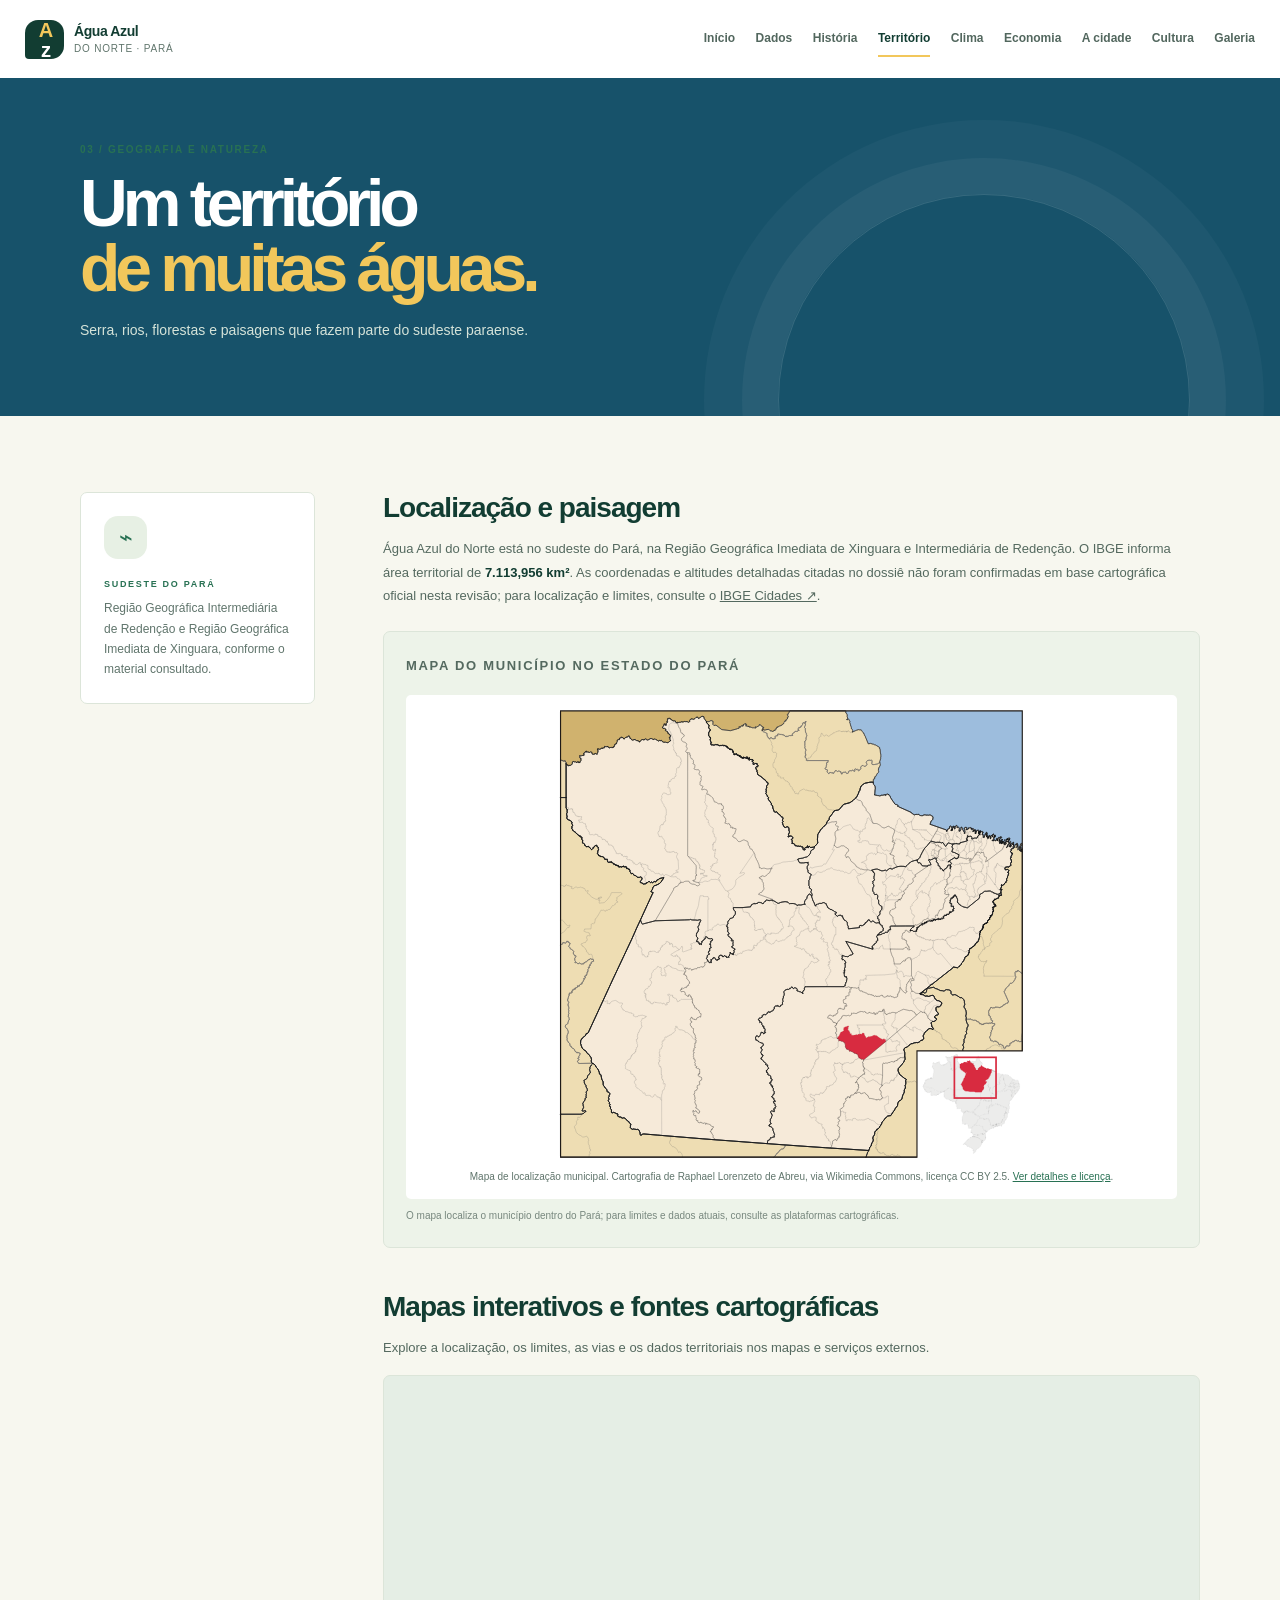
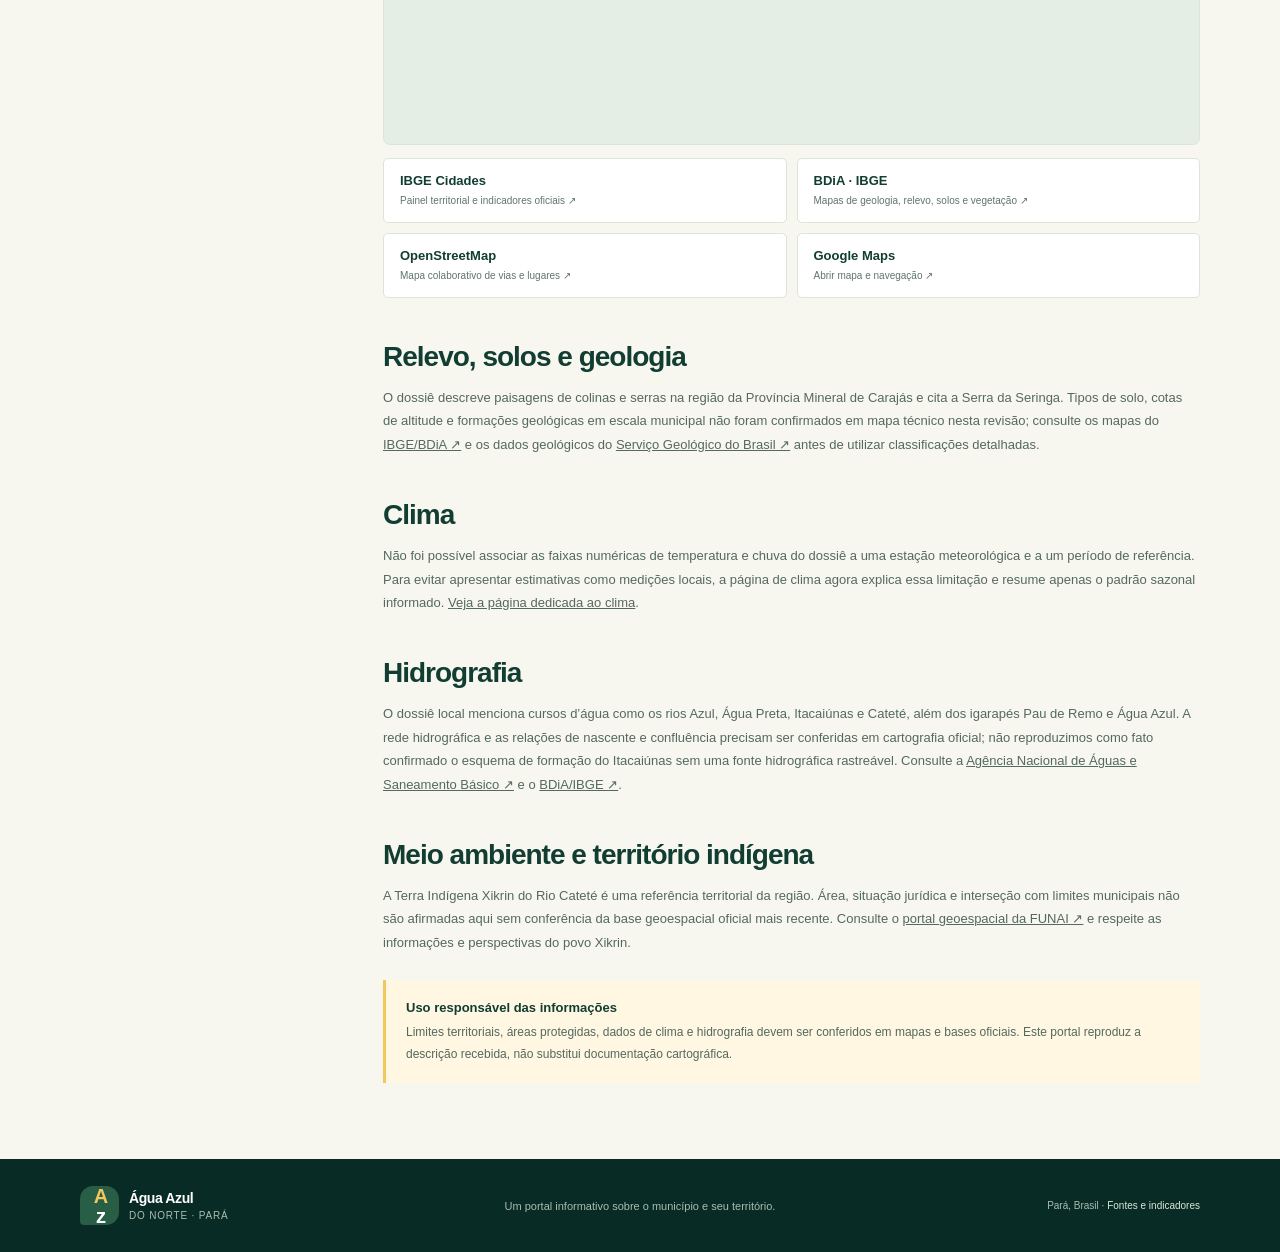
<file: territorio.html>
<!doctype html>
<html lang="pt-BR">
<head>
  <meta charset="utf-8"><meta name="viewport" content="width=device-width, initial-scale=1">
  <meta name="description" content="Geografia, relevo, clima, hidrografia e meio ambiente de Água Azul do Norte.">
  <title>Território e natureza | Água Azul do Norte</title><link rel="stylesheet" href="styles.css"><script src="script.js" defer></script>
</head>
<body>
  <a class="skip-link" href="#conteudo">Pular para o conteúdo</a>
  <header class="site-header"><a class="brand" href="index.html"><span class="brand-mark" aria-hidden="true">A<span>z</span></span><span class="brand-name">Água Azul <small>do Norte · Pará</small></span></a><button class="menu-toggle" type="button" aria-expanded="false" aria-controls="site-nav">Menu</button><nav class="site-nav" id="site-nav" aria-label="Navegação principal"><a href="index.html">Início</a><a href="dados.html">Dados</a><a href="historia.html">História</a><a class="active" aria-current="page" href="territorio.html">Território</a><a href="clima.html">Clima</a><a href="economia.html">Economia</a><a href="cidade.html">A cidade</a><a href="cultura.html">Cultura</a><a href="galeria.html">Galeria</a></nav></header>
  <main id="conteudo">
    <section class="page-hero page-hero-territory"><div class="wrap"><p class="eyebrow">03 / Geografia e natureza</p><h1>Um território<br><em>de muitas águas.</em></h1><p>Serra, rios, florestas e paisagens que fazem parte do sudeste paraense.</p></div></section>
    <section class="wrap content-layout section-space"><aside class="page-aside"><span class="aside-icon">⌁</span><p class="eyebrow">Sudeste do Pará</p><p>Região Geográfica Intermediária de Redenção e Região Geográfica Imediata de Xinguara, conforme o material consultado.</p></aside>
      <div class="content-main"><h2>Localização e paisagem</h2><p>Água Azul do Norte está no sudeste do Pará, na Região Geográfica Imediata de Xinguara e Intermediária de Redenção. O IBGE informa área territorial de <strong>7.113,956 km²</strong>. As coordenadas e altitudes detalhadas citadas no dossiê não foram confirmadas em base cartográfica oficial nesta revisão; para localização e limites, consulte o <a href="https://cidades.ibge.gov.br/brasil/pa/agua-azul-do-norte/panorama" target="_blank" rel="noreferrer">IBGE Cidades ↗</a>.</p>
        <div class="map-panel"><p class="eyebrow">Mapa do município no estado do Pará</p><figure class="territory-map"><img src="municipio-para.svg" alt="Mapa de localização de Água Azul do Norte no estado do Pará"><figcaption>Mapa de localização municipal. Cartografia de Raphael Lorenzeto de Abreu, via Wikimedia Commons, licença CC BY 2.5. <a href="https://commons.wikimedia.org/wiki/File:Para_Municip_AguaAzuldoNorte.svg" target="_blank" rel="noreferrer">Ver detalhes e licença</a>.</figcaption></figure><p class="map-caption">O mapa localiza o município dentro do Pará; para limites e dados atuais, consulte as plataformas cartográficas.</p></div>
        <h2 class="subheading">Mapas interativos e fontes cartográficas</h2><p>Explore a localização, os limites, as vias e os dados territoriais nos mapas e serviços externos.</p>
        <div class="interactive-map"><iframe title="Mapa interativo de Água Azul do Norte no Google Maps" src="https://www.google.com/maps?q=%C3%81gua+Azul+do+Norte%2C+PA&output=embed" loading="lazy" referrerpolicy="no-referrer-when-downgrade" allowfullscreen></iframe></div>
        <div class="map-links"><a href="https://cidades.ibge.gov.br/brasil/pa/agua-azul-do-norte/panorama" target="_blank" rel="noreferrer"><strong>IBGE Cidades</strong><span>Painel territorial e indicadores oficiais ↗</span></a><a href="https://bdiaweb.ibge.gov.br/" target="_blank" rel="noreferrer"><strong>BDiA · IBGE</strong><span>Mapas de geologia, relevo, solos e vegetação ↗</span></a><a href="https://www.openstreetmap.org/search?query=%C3%81gua%20Azul%20do%20Norte%2C%20Par%C3%A1" target="_blank" rel="noreferrer"><strong>OpenStreetMap</strong><span>Mapa colaborativo de vias e lugares ↗</span></a><a href="https://www.google.com/maps/place/%C3%81gua+Azul+do+Norte,+PA" target="_blank" rel="noreferrer"><strong>Google Maps</strong><span>Abrir mapa e navegação ↗</span></a></div>
        <h2 class="subheading">Relevo, solos e geologia</h2><p>O dossiê descreve paisagens de colinas e serras na região da Província Mineral de Carajás e cita a Serra da Seringa. Tipos de solo, cotas de altitude e formações geológicas em escala municipal não foram confirmados em mapa técnico nesta revisão; consulte os mapas do <a href="https://bdiaweb.ibge.gov.br/" target="_blank" rel="noreferrer">IBGE/BDiA ↗</a> e os dados geológicos do <a href="https://www.sgb.gov.br/" target="_blank" rel="noreferrer">Serviço Geológico do Brasil ↗</a> antes de utilizar classificações detalhadas.</p>
        <h2 class="subheading">Clima</h2><p>Não foi possível associar as faixas numéricas de temperatura e chuva do dossiê a uma estação meteorológica e a um período de referência. Para evitar apresentar estimativas como medições locais, a página de clima agora explica essa limitação e resume apenas o padrão sazonal informado. <a href="clima.html">Veja a página dedicada ao clima</a>.</p>
        <h2 class="subheading" id="hidrografia">Hidrografia</h2><p>O dossiê local menciona cursos d’água como os rios Azul, Água Preta, Itacaiúnas e Cateté, além dos igarapés Pau de Remo e Água Azul. A rede hidrográfica e as relações de nascente e confluência precisam ser conferidas em cartografia oficial; não reproduzimos como fato confirmado o esquema de formação do Itacaiúnas sem uma fonte hidrográfica rastreável. Consulte a <a href="https://www.gov.br/ana/pt-br" target="_blank" rel="noreferrer">Agência Nacional de Águas e Saneamento Básico ↗</a> e o <a href="https://bdiaweb.ibge.gov.br/" target="_blank" rel="noreferrer">BDiA/IBGE ↗</a>.</p>
        <h2 class="subheading">Meio ambiente e território indígena</h2><p>A Terra Indígena Xikrin do Rio Cateté é uma referência territorial da região. Área, situação jurídica e interseção com limites municipais não são afirmadas aqui sem conferência da base geoespacial oficial mais recente. Consulte o <a href="https://geoserver.funai.gov.br/geoserver/web/" target="_blank" rel="noreferrer">portal geoespacial da FUNAI ↗</a> e respeite as informações e perspectivas do povo Xikrin.</p>
        <div class="notice"><strong>Uso responsável das informações</strong><p>Limites territoriais, áreas protegidas, dados de clima e hidrografia devem ser conferidos em mapas e bases oficiais. Este portal reproduz a descrição recebida, não substitui documentação cartográfica.</p></div>
      </div>
    </section>
  </main>
  <footer class="site-footer"><a class="brand brand-footer" href="index.html"><span class="brand-mark" aria-hidden="true">A<span>z</span></span><span class="brand-name">Água Azul <small>do Norte · Pará</small></span></a><p>Um portal informativo sobre o município e seu território.</p><span class="footer-line">Pará, Brasil <span aria-hidden="true">·</span> <a href="dados.html">Fontes e indicadores</a></span></footer>
</body></html>
</file>
<file: styles.css>
:root {
  color-scheme: light;
  --forest: #123d32;
  --forest-deep: #092b25;
  --green: #287153;
  --leaf: #86aa56;
  --blue: #327f99;
  --sky: #c8e5e5;
  --yellow: #f2c75b;
  --paper: #f7f7ef;
  --white: #fff;
  --ink: #18362e;
  --muted: #60756c;
  --line: #dce5d9;
  font-family: "DM Sans", "Segoe UI", sans-serif;
  background: var(--paper);
  color: var(--ink);
  font-synthesis: none;
  text-rendering: optimizeLegibility;
}

* { box-sizing: border-box; }
body { min-width: 320px; margin: 0; }
a { color: inherit; }
.wrap { width: min(1120px, calc(100% - 48px)); margin-inline: auto; }
.skip-link { position: absolute; top: -100px; left: 16px; z-index: 20; padding: 12px 16px; background: var(--white); color: var(--forest); }
.skip-link:focus { top: 12px; }

.site-header { position: relative; z-index: 5; display: flex; min-height: 78px; align-items: center; justify-content: space-between; gap: 24px; padding: 0 max(24px, calc((100vw - 1230px) / 2)); background: var(--white); }
.brand { display: inline-flex; flex: 0 0 auto; align-items: center; gap: 10px; color: var(--forest); text-decoration: none; }
.brand-mark { display: grid; width: 39px; height: 39px; place-items: center; border-radius: 13px 13px 13px 4px; background: var(--forest); color: var(--yellow); font: 800 20px/1 "Manrope", sans-serif; letter-spacing: -3px; }
.brand-mark span { color: var(--white); }
.brand-name { font: 800 14px/1.15 "Manrope", sans-serif; letter-spacing: -.4px; }
.brand-name small { display: block; margin-top: 4px; color: var(--muted); font: 500 10px/1.2 "DM Sans", sans-serif; letter-spacing: .8px; text-transform: uppercase; }
.site-nav { display: flex; align-items: center; gap: clamp(10px, 1.6vw, 22px); }
.site-nav a { padding: 10px 0; border-bottom: 2px solid transparent; color: #52675e; font-size: 12px; font-weight: 600; text-decoration: none; transition: color .2s, border-color .2s; }
.site-nav a:hover, .site-nav a.active { border-color: var(--yellow); color: var(--forest); }
.menu-toggle { display: none; border: 1px solid var(--line); border-radius: 8px; padding: 9px 12px; background: var(--white); color: var(--forest); font: inherit; font-weight: 700; }

.hero { position: relative; display: grid; min-height: 510px; grid-template-columns: 1fr 1fr; overflow: hidden; background: var(--forest); color: var(--white); }
.hero-copy { z-index: 1; width: min(570px, 100%); justify-self: end; padding: 78px 46px 76px 24px; }
.eyebrow { margin: 0 0 16px; color: var(--green); font-size: 10px; font-weight: 700; letter-spacing: 1.7px; text-transform: uppercase; }
.hero .eyebrow { color: #b8d59a; }
.eyebrow span { display: inline-block; width: 18px; height: 2px; margin: 0 8px 3px 0; background: var(--yellow); }
h1, h2, h3, p { margin-top: 0; }
h1, h2, h3 { font-family: "Manrope", "Segoe UI", sans-serif; }
.hero h1, .page-hero h1 { margin: 0; font-size: clamp(48px, 6.5vw, 78px); font-weight: 800; letter-spacing: -5px; line-height: .98; }
.hero h1 em, .page-hero h1 em { color: var(--yellow); font-style: normal; }
.hero-lede { max-width: 430px; margin: 24px 0 30px; color: #d5e3d9; font-size: 15px; line-height: 1.75; }
.button { display: inline-flex; align-items: center; gap: 22px; padding: 13px 17px; border-radius: 5px; font-size: 12px; font-weight: 700; text-decoration: none; transition: transform .2s, background .2s; }
.button:hover { transform: translateY(-2px); }
.button-light { background: var(--yellow); color: var(--forest-deep); }
.button-light:hover { background: #ffda76; }
.button span { font-size: 17px; }
.hero-art { position: relative; min-height: 510px; overflow: hidden; background: linear-gradient(165deg, #80b8b5 0%, #b6d7bd 45%, #e4d895 100%); }
.hero-art img { position: absolute; inset: 0; width: 100%; height: 100%; object-fit: cover; object-position: center; }
.hero-art::after { position: absolute; inset: 45% 0 0; background: linear-gradient(transparent, #092b257a); content: ""; pointer-events: none; }
.sun { position: absolute; top: 13%; right: 20%; width: 88px; height: 88px; border-radius: 50%; background: #f3ce67; box-shadow: 0 0 0 19px #f3ce6724, 0 0 0 40px #f3ce6712; }
.mountain { position: absolute; right: -10%; bottom: 5%; left: -12%; height: 65%; clip-path: polygon(0 100%, 0 63%, 18% 31%, 29% 57%, 43% 12%, 61% 54%, 76% 26%, 100% 70%, 100% 100%); }
.mountain-back { bottom: 12%; background: #567f63; opacity: .75; transform: scale(1.08); }
.mountain-front { background: linear-gradient(160deg, #315f49, #153f37); clip-path: polygon(0 100%, 0 70%, 19% 44%, 33% 73%, 47% 33%, 61% 59%, 77% 22%, 100% 66%, 100% 100%); }
.river { position: absolute; right: -6%; bottom: -4%; left: 14%; height: 32%; background: #408da0; clip-path: polygon(0 21%, 31% 33%, 42% 12%, 60% 36%, 100% 17%, 100% 100%, 0 100%); }
.art-label { position: absolute; right: 24px; bottom: 23px; z-index: 1; color: white; font-size: 10px; letter-spacing: .5px; text-decoration: none; text-shadow: 0 1px 4px #092b25; }
.art-label:hover { text-decoration: underline; }
.hero-stamp { position: absolute; right: 30px; bottom: 26px; z-index: 2; display: flex; align-items: center; gap: 9px; color: white; font-size: 10px; line-height: 1.3; text-transform: uppercase; }
.hero-stamp strong { display: grid; width: 36px; height: 36px; place-items: center; border: 1px solid #ffffff88; border-radius: 50%; font-size: 11px; }

.quick-facts { position: relative; z-index: 2; display: grid; grid-template-columns: repeat(4, 1fr); margin-top: -1px; padding-block: 23px; border-bottom: 1px solid var(--line); }
.quick-facts > div { display: flex; align-items: center; gap: 12px; padding: 4px 18px; border-right: 1px solid var(--line); }
.quick-facts > div:first-child { padding-left: 0; }
.quick-facts > div:last-child { border: 0; }
.fact-icon { color: var(--green); font-size: 23px; }
.quick-facts small, .quick-facts strong { display: block; }
.quick-facts small { margin-bottom: 3px; color: var(--muted); font-size: 10px; }
.quick-facts strong { font-family: "Manrope", sans-serif; font-size: 13px; }

.section-space { padding-block: 76px; }
.intro-section { display: grid; grid-template-columns: 1fr 1fr; align-items: end; gap: 65px; }
.section-heading h2, .gallery-intro h2 { margin: 0; color: var(--forest); font-size: clamp(30px, 4vw, 42px); letter-spacing: -1.8px; line-height: 1.12; }
.intro-text { max-width: 490px; color: #5a7066; font-size: 14px; line-height: 1.8; }
.intro-text p:last-child { margin-bottom: 0; }
.topic-grid { display: grid; grid-template-columns: repeat(3, 1fr); gap: 14px; padding-bottom: 82px; }
.topic-card { position: relative; min-height: 222px; padding: 25px 26px 20px; overflow: hidden; border: 1px solid var(--line); border-radius: 8px; background: var(--white); text-decoration: none; transition: transform .2s, box-shadow .2s; }
.topic-card:hover { transform: translateY(-4px); box-shadow: 0 14px 30px #18362e12; }
.card-number { position: absolute; top: 24px; right: 24px; color: #a8b7ae; font: 600 10px "Manrope", sans-serif; }
.card-icon { display: grid; width: 37px; height: 37px; place-items: center; margin-bottom: 17px; border-radius: 12px; background: #e8f1e5; color: var(--green); font-size: 20px; }
.card-history .card-icon, .card-culture .card-icon { background: #fff3d4; color: #a7761c; }
.card-place .card-icon { background: #e1f0ef; color: #28768a; }
.card-data .card-icon { background: #e9e8f0; color: #66638a; }
.topic-card h3 { margin: 0 0 7px; color: var(--forest); font-size: 17px; letter-spacing: -.5px; }
.topic-card p { max-width: 250px; margin: 0 0 17px; color: var(--muted); font-size: 12px; line-height: 1.5; }
.card-link { color: var(--green); font-size: 11px; font-weight: 700; }
.card-link b { margin-left: 6px; }

.river-callout { position: relative; overflow: hidden; background: #e4efdf; }
.river-callout-inner { position: relative; z-index: 1; padding-block: 68px 72px; }
.river-callout h2 { max-width: 590px; margin: 0 0 15px; color: var(--forest); font-size: clamp(34px, 5vw, 54px); letter-spacing: -2.5px; line-height: 1.07; }
.river-callout p:not(.eyebrow) { max-width: 510px; margin-bottom: 20px; color: #526b5f; font-size: 13px; line-height: 1.7; }
.text-link { display: inline-flex; align-items: center; gap: 11px; color: var(--green); font-size: 12px; font-weight: 700; text-decoration: none; }
.text-link:hover { text-decoration: underline; }
.callout-lines { position: absolute; top: -54%; right: -2%; width: 44%; height: 180%; border: 1px solid #7eaa7c48; border-radius: 48% 52% 42% 58%; transform: rotate(-29deg); }
.callout-lines::before, .callout-lines::after { position: absolute; inset: 10%; border: 1px solid #7eaa7c3d; border-radius: 48% 52% 42% 58%; content: ""; }
.callout-lines::after { inset: 20%; }
.source-note { padding-block: 18px; color: #748279; font-size: 10px; line-height: 1.6; }

.site-footer { display: grid; grid-template-columns: 1fr 1fr 1fr; align-items: center; gap: 15px; padding: 27px max(24px, calc((100vw - 1120px) / 2)); background: var(--forest-deep); color: #d3dfd6; }
.brand-footer { color: var(--white); }
.brand-footer .brand-mark { background: #285d46; }
.brand-footer .brand-name small { color: #a7beb0; }
.site-footer > p { margin: 0; color: #a9beb1; font-size: 11px; text-align: center; }
.footer-line { color: #a9beb1; font-size: 10px; text-align: right; }
.footer-line a { color: #d9e7d9; text-decoration: none; }
.footer-line a:hover { text-decoration: underline; }

.page-hero { position: relative; overflow: hidden; padding-block: 66px 73px; background: var(--forest); color: var(--white); }
.page-hero::after { position: absolute; right: 7%; bottom: -190px; width: 410px; height: 410px; border: 1px solid #ffffff23; border-radius: 50%; box-shadow: 0 0 0 36px #ffffff0b, 0 0 0 74px #ffffff08; content: ""; }
.page-hero .wrap { position: relative; z-index: 1; }
.page-hero h1 { font-size: clamp(46px, 6vw, 66px); }
.page-hero > .wrap > p:last-child { max-width: 500px; margin: 19px 0 0; color: #d5e3d9; font-size: 14px; line-height: 1.7; }
.page-hero-data { background: #274d48; }
.page-hero-history { background: #34543b; }
.page-hero-territory { background: #17526a; }
.page-hero-economy { background: #38583b; }
.page-hero-city { background: #22545b; }
.page-hero-culture { background: #5c5631; }
.page-hero-gallery { background: #285254; }
.page-hero-climate { background: #5a5733; }
.content-layout { display: grid; grid-template-columns: 235px minmax(0, 1fr); align-items: start; gap: 68px; }
.page-aside { position: sticky; top: 24px; padding: 23px; border: 1px solid var(--line); border-radius: 7px; background: var(--white); }
.aside-icon { display: grid; width: 43px; height: 43px; place-items: center; margin-bottom: 20px; border-radius: 14px; background: #e7f0e4; color: var(--green); font-size: 23px; }
.page-aside .eyebrow { margin-bottom: 9px; font-size: 9px; }
.page-aside p:last-child { margin: 0; color: var(--muted); font-size: 12px; line-height: 1.7; }
.content-main h2 { margin: 0 0 13px; color: var(--forest); font-size: 28px; letter-spacing: -1px; }
.content-main .subheading { margin-top: 43px; }
.content-main p { color: #54695f; font-size: 13px; line-height: 1.8; }
.content-main p strong { color: var(--forest); }
.lead { max-width: 700px; margin-bottom: 27px; font-size: 14px !important; }
.table-wrap { overflow-x: auto; border: 1px solid var(--line); border-radius: 7px; background: white; }
table { width: 100%; border-collapse: collapse; font-size: 12px; }
th, td { padding: 13px 15px; border-bottom: 1px solid #e9eee7; text-align: left; vertical-align: top; }
thead th { background: #e9f0e5; color: var(--forest); font-size: 10px; letter-spacing: .3px; }
tbody th { min-width: 190px; color: var(--forest); font-weight: 600; }
tbody td { color: #596e63; }
tbody tr:last-child th, tbody tr:last-child td { border-bottom: 0; }
.notice { margin-top: 26px; padding: 18px 20px; border-left: 3px solid var(--yellow); border-radius: 0 5px 5px 0; background: #fff7e2; }
.notice strong { color: var(--forest); font: 700 13px "Manrope", sans-serif; }
.notice p { margin: 6px 0 0; font-size: 12px; }
.stat-row { display: grid; grid-template-columns: repeat(3, 1fr); gap: 12px; }
.stat-card { padding: 18px; border-radius: 6px; background: var(--forest); color: white; }
.stat-card strong { display: block; margin-bottom: 6px; color: var(--yellow); font: 800 22px "Manrope", sans-serif; }
.stat-card span { color: #d1dfd5; font-size: 10px; line-height: 1.5; }

.name-cards { display: grid; grid-template-columns: 1fr 1fr; gap: 12px; }
.name-cards article { padding: 19px; border: 1px solid var(--line); border-radius: 6px; background: white; }
.name-cards article > span { color: var(--leaf); font-size: 10px; font-weight: 700; }
.name-cards h3 { margin: 9px 0 6px; color: var(--forest); font-size: 17px; }
.name-cards p { margin: 0; font-size: 12px; }
.timeline { margin: 27px 0 0 7px; border-left: 1px solid #b5c8ae; }
.timeline-item { position: relative; display: grid; grid-template-columns: 115px 1fr; gap: 17px; padding: 0 0 27px 25px; }
.timeline-item::before { position: absolute; top: 2px; left: -5px; width: 9px; height: 9px; border: 2px solid var(--paper); border-radius: 50%; background: var(--green); content: ""; }
.timeline-date { color: var(--green); font-size: 10px; font-weight: 700; }
.timeline-item h3 { margin: -4px 0 5px; color: var(--forest); font-size: 15px; }
.timeline-item p { margin: 0; font-size: 12px; }

.map-panel { margin-top: 24px; padding: 22px; border: 1px solid var(--line); border-radius: 7px; background: #edf3e9; }
.territory-map { margin: 0; padding: 14px; border-radius: 5px; background: white; text-align: center; }
.territory-map img { display: block; width: min(100%, 480px); max-height: 450px; margin-inline: auto; object-fit: contain; }
.territory-map figcaption { margin-top: 10px; color: var(--muted); font-size: 10px; line-height: 1.6; }
.territory-map figcaption a { color: var(--green); }
.interactive-map { height: 370px; margin-top: 16px; overflow: hidden; border: 1px solid var(--line); border-radius: 7px; background: #e5eee5; }
.interactive-map iframe { display: block; width: 100%; height: 100%; border: 0; }
.map-links { display: grid; grid-template-columns: 1fr 1fr; gap: 10px; margin-top: 13px; }
.map-links a { display: flex; flex-direction: column; gap: 5px; padding: 14px 16px; border: 1px solid var(--line); border-radius: 5px; background: white; text-decoration: none; transition: border-color .2s, transform .2s; }
.map-links a:hover { transform: translateY(-2px); border-color: var(--leaf); }
.map-links strong { color: var(--forest); font: 700 13px "Manrope", sans-serif; }
.map-links span { color: var(--muted); font-size: 10px; line-height: 1.5; }
.map-panel .eyebrow { margin-bottom: 17px; }
.neighbor-map { position: relative; display: grid; min-height: 250px; grid-template-columns: 1fr 1fr 1fr; grid-template-rows: 1fr 1.4fr 1fr; align-items: center; justify-items: center; gap: 7px; }
.neighbor-map::before { position: absolute; z-index: 0; width: 126px; height: 126px; border-radius: 50%; background: #d9e9d6; content: ""; }
.neighbor-map > * { position: relative; z-index: 1; text-align: center; }
.neighbor-map strong { display: grid; width: 116px; height: 85px; place-items: center; border: 2px solid #fff; border-radius: 43% 57% 48% 52%; background: var(--green); color: white; font: 700 12px/1.4 "Manrope", sans-serif; }
.neighbor { color: #51695c; font-size: 10px; line-height: 1.5; }
.north { grid-area: 1 / 2; }.northeast { grid-area: 1 / 3; }.west { grid-area: 2 / 1; }.neighbor-map strong { grid-area: 2 / 2; }.east { grid-area: 2 / 3; }.south { grid-area: 3 / 2; }
.map-caption { margin: 8px 0 0 !important; color: #77877e !important; font-size: 10px !important; }
.river-flow { display: grid; justify-items: center; gap: 9px; margin-top: 20px; padding: 22px; border-radius: 6px; background: #e4f1ef; color: var(--forest); }
.river-flow > span, .river-flow > strong { font: 700 13px "Manrope", sans-serif; }
.river-flow i { color: var(--blue); font-size: 18px; font-style: normal; }
.river-flow > div { display: flex; flex-wrap: wrap; justify-content: center; gap: 10px; }
.river-flow > div span { padding: 8px 12px; border: 1px solid #bad8d5; border-radius: 18px; background: white; color: #326a70; font-size: 11px; }
.river-flow small { color: var(--muted); font-size: 10px; }

.economy-item { display: grid; grid-template-columns: 38px 1fr 42px; gap: 14px; padding: 24px 0; border-bottom: 1px solid var(--line); }
.economy-index { padding-top: 3px; color: var(--green); font: 700 11px "Manrope", sans-serif; }
.economy-item h3 { margin: 0 0 7px; color: var(--forest); font-size: 18px; }
.economy-item p { margin: 0; }
.economy-symbol { display: grid; width: 38px; height: 38px; place-items: center; border-radius: 13px; background: #e7efe3; color: var(--green); font-size: 19px; }
.economy-highlight { margin-top: 29px; padding: 25px; border-radius: 7px; background: var(--forest); color: white; }
.economy-highlight .eyebrow { color: #b8d59a; }
.economy-highlight > strong { display: block; margin-bottom: 8px; color: var(--yellow); font: 800 34px "Manrope", sans-serif; letter-spacing: -1px; }
.economy-highlight p:not(.eyebrow) { max-width: 560px; color: #d5e3d9; }
.economy-highlight .text-link { color: var(--yellow); }

.community-grid { display: grid; grid-template-columns: repeat(3, 1fr); gap: 12px; margin-top: 22px; }
.community-grid article { padding: 18px; border: 1px solid var(--line); border-radius: 6px; background: white; }
.community-tag { color: var(--green); font-size: 9px; font-weight: 700; letter-spacing: 1px; text-transform: uppercase; }
.community-grid h3 { margin: 9px 0 7px; color: var(--forest); font-size: 16px; }
.community-grid p { margin: 0; font-size: 11px; }
.distance-grid { display: grid; grid-template-columns: repeat(3, 1fr); gap: 8px; margin-top: 18px; }
.distance-grid div { display: flex; justify-content: space-between; gap: 8px; padding: 11px 12px; border-radius: 4px; background: #eaf1e7; font-size: 10px; }
.distance-grid span { color: #5a7165; }
.distance-grid strong { color: var(--forest); white-space: nowrap; }
.service-columns { display: grid; grid-template-columns: 1fr 1fr; gap: 13px; margin-top: 18px; }
.service-columns article { padding: 20px; border-radius: 6px; background: white; border: 1px solid var(--line); }
.service-icon { display: grid; width: 34px; height: 34px; place-items: center; margin-bottom: 12px; border-radius: 10px; background: #e7f0e4; color: var(--green); font-size: 18px; }
.service-columns h3 { margin: 0 0 6px; color: var(--forest); font-size: 16px; }
.service-columns p { margin: 0; font-size: 11px; }

.culture-banner { position: relative; min-height: 220px; margin: 24px 0 0; padding: 25px 30px; overflow: hidden; border-radius: 7px; background: linear-gradient(115deg, #526b3e, #a3833b); color: white; }
.culture-banner .eyebrow { position: relative; z-index: 1; color: #f7e4aa; }
.culture-banner h3 { position: relative; z-index: 1; margin: 0 0 8px; font-size: 31px; letter-spacing: -1.3px; line-height: 1.05; }
.culture-banner p:last-child { position: relative; z-index: 1; max-width: 320px; margin: 0; color: #f2f0df; font-size: 11px; }
.culture-sun { position: absolute; top: 14px; right: 38px; color: #ffda76; font-size: 120px; opacity: .8; }
.climate-stats { display: grid; grid-template-columns: 1fr 1fr; gap: 12px; margin-top: 24px; }
.climate-stats article { display: flex; min-height: 150px; flex-direction: column; justify-content: center; padding: 20px; border-radius: 7px; background: var(--forest); }
.climate-stats article:nth-child(2) { background: #286176; }
.climate-stats span { margin-bottom: 9px; color: #d5e3d9; font-size: 10px; }
.climate-stats strong { margin-bottom: 6px; color: var(--yellow); font: 800 26px "Manrope", sans-serif; letter-spacing: -1px; }
.climate-stats small { color: #d5e3d9; font-size: 10px; line-height: 1.5; }
.season-grid { display: grid; grid-template-columns: 1fr 1fr; gap: 13px; margin-top: 19px; }
.season-card { padding: 21px; border: 1px solid var(--line); border-radius: 7px; background: white; }
.season-card.wet { border-top: 4px solid var(--blue); }
.season-card.dry { border-top: 4px solid var(--yellow); }
.season-card .eyebrow { margin-bottom: 8px; }
.season-card h3 { margin: 0 0 8px; color: var(--forest); font-size: 18px; }
.season-card > p:not(.eyebrow) { min-height: 83px; margin-bottom: 18px; font-size: 11px; }
.month-strip { display: grid; grid-template-columns: repeat(6, 1fr); gap: 4px; }
.month-strip span { padding: 7px 2px; border-radius: 3px; background: #dcebed; color: #26596b; font-size: 9px; text-align: center; }
.dry .month-strip span { background: #fbf0cf; color: #735b20; }
.climate-source { margin-top: 18px; }
.food-grid { display: grid; grid-template-columns: repeat(3, 1fr); gap: 12px; margin-top: 18px; }
.food-grid article { min-height: 140px; padding: 18px; border: 1px solid var(--line); border-radius: 6px; background: white; }
.food-grid article > span { color: #aa831e; font-size: 10px; font-weight: 700; }
.food-grid h3 { margin: 10px 0 6px; color: var(--forest); font-size: 15px; }
.food-grid p { margin: 0; font-size: 11px; }

.gallery-intro { display: grid; grid-template-columns: 1fr 1fr; align-items: end; gap: 55px; margin-bottom: 31px; }
.gallery-intro h2 { font-size: 32px; }
.gallery-intro > p { margin: 0; color: var(--muted); font-size: 12px; line-height: 1.8; }
.gallery-grid { display: grid; grid-template-columns: repeat(3, 1fr); gap: 16px; }
.gallery-card { overflow: hidden; border: 1px solid var(--line); border-radius: 7px; background: white; }
.gallery-art { position: relative; display: flex; min-height: 210px; flex-direction: column; justify-content: space-between; padding: 17px; overflow: hidden; color: white; }
.gallery-photo { height: 210px; overflow: hidden; background: #dce9dd; }
.gallery-photo img { display: block; width: 100%; height: 100%; object-fit: cover; }
.gallery-art::before, .gallery-art::after { position: absolute; content: ""; }
.gallery-art::before { right: -10%; bottom: -35%; left: -10%; height: 70%; border-radius: 50% 50% 0 0; background: #173f36a8; }
.gallery-art::after { right: 14%; bottom: 16%; left: 14%; height: 16%; border-top: 2px solid #f2c75b; border-bottom: 2px solid #f2c75b; transform: perspective(60px) rotateX(9deg); }
.gallery-plaza { background: linear-gradient(160deg, #8ebbb3, #84a56a 58%, #bdad68); }
.gallery-center { background: linear-gradient(155deg, #9bbdb1, #74885c 60%, #b9a46a); }
.gallery-river { background: linear-gradient(150deg, #84b9bd, #538c79 55%, #2a6154); }
.gallery-art span, .gallery-art b { position: relative; z-index: 1; }
.gallery-art span { font-size: 9px; font-weight: 700; letter-spacing: 1px; text-transform: uppercase; }
.gallery-art b { max-width: 180px; font: 800 22px/1.1 "Manrope", sans-serif; }
.gallery-caption { padding: 17px; }
.gallery-caption h3 { margin: 0 0 7px; color: var(--forest); font-size: 16px; }
.gallery-caption p { min-height: 58px; margin: 0 0 12px; color: var(--muted); font-size: 11px; line-height: 1.6; }
.gallery-caption small { color: #7c8b82; font-size: 9px; }
.gallery-caption small a { color: var(--green); text-decoration: underline; text-underline-offset: 2px; }
.gallery-notice { margin-top: 25px; }

@media (max-width: 980px) {
  .site-header { padding-inline: 24px; }
  .site-nav { gap: 11px; }
  .site-nav a { font-size: 11px; }
  .hero-copy { padding-left: 32px; }
  .content-layout { grid-template-columns: 190px minmax(0, 1fr); gap: 35px; }
}
@media (max-width: 760px) {
  .site-header { min-height: 68px; }
  .menu-toggle { display: block; }
  .site-nav { position: absolute; top: 100%; right: 0; left: 0; display: none; align-items: stretch; padding: 9px 24px 17px; border-top: 1px solid var(--line); background: white; box-shadow: 0 12px 18px #18362e12; }
  .site-nav.is-open { display: grid; grid-template-columns: repeat(2, 1fr); }
  .site-nav a { padding: 11px 4px; font-size: 12px; }
  .hero { grid-template-columns: 1fr; }
  .hero-copy { width: auto; justify-self: stretch; padding: 58px 24px 45px; }
  .hero h1 { font-size: 62px; }
  .hero-art { min-height: 290px; }
  .hero-stamp { top: 18px; right: 21px; bottom: auto; }
  .quick-facts { grid-template-columns: 1fr 1fr; row-gap: 13px; padding-block: 18px; }
  .quick-facts > div { padding: 5px 12px; border: 0; }
  .quick-facts > div:first-child { padding-left: 12px; }
  .intro-section, .gallery-intro { grid-template-columns: 1fr; gap: 18px; }
  .topic-grid { grid-template-columns: 1fr 1fr; padding-bottom: 57px; }
  .topic-card { min-height: 205px; padding: 20px; }
  .content-layout { grid-template-columns: 1fr; gap: 25px; padding-top: 46px; }
  .page-aside { position: static; display: flex; align-items: center; gap: 15px; padding: 15px; }
  .aside-icon { flex: 0 0 auto; margin: 0; }
  .page-aside .eyebrow { margin: 0 0 3px; }
  .page-aside p:last-child { margin: 0; }
  .page-aside { flex-wrap: wrap; }
  .page-aside > p { flex: 1 1 calc(100% - 60px); }
  .page-hero { padding-block: 54px 58px; }
  .community-grid, .gallery-grid { grid-template-columns: 1fr 1fr; }
  .map-links, .season-grid, .climate-stats { grid-template-columns: 1fr 1fr; }
  .gallery-grid .gallery-card:last-child { grid-column: 1 / -1; }
  .site-footer { grid-template-columns: 1fr 1fr; padding-inline: 24px; }
  .site-footer > p { display: none; }
  .footer-line { grid-column: 2; }
}
@media (max-width: 520px) {
  .wrap { width: calc(100% - 36px); }
  .hero h1 { font-size: 55px; }
  .quick-facts > div { padding-inline: 4px; }
  .quick-facts > div:first-child { padding-left: 4px; }
  .quick-facts strong { font-size: 11px; }
  .topic-grid, .community-grid, .gallery-grid, .food-grid, .service-columns { grid-template-columns: 1fr; }
  .gallery-grid .gallery-card:last-child { grid-column: auto; }
  .topic-card { min-height: 185px; }
  .section-space { padding-block: 55px; }
  .content-layout { padding-top: 39px; }
  .content-main h2 { font-size: 24px; }
  .name-cards { grid-template-columns: 1fr; }
  .timeline-item { grid-template-columns: 1fr; gap: 6px; }
  .distance-grid { grid-template-columns: 1fr 1fr; }
  .map-links, .season-grid, .climate-stats { grid-template-columns: 1fr; }
  .interactive-map { height: 300px; }
  .stat-row { grid-template-columns: 1fr; }
  .stat-card { display: flex; align-items: center; gap: 16px; }
  .stat-card strong { min-width: 108px; margin: 0; font-size: 19px; }
  .economy-item { grid-template-columns: 28px 1fr; gap: 9px; }
  .economy-symbol { display: none; }
  .gallery-intro { margin-bottom: 22px; }
  .gallery-caption p { min-height: auto; }
  .site-footer { grid-template-columns: 1fr; gap: 12px; padding: 22px 18px; }
  .footer-line { grid-column: auto; text-align: left; }
  .site-footer .brand { margin-bottom: 4px; }
  .river-callout-inner { padding-block: 54px; }
}

@media (prefers-reduced-motion: reduce) {
  *, *::before, *::after { scroll-behavior: auto !important; transition-duration: .01ms !important; }
}
</file>
